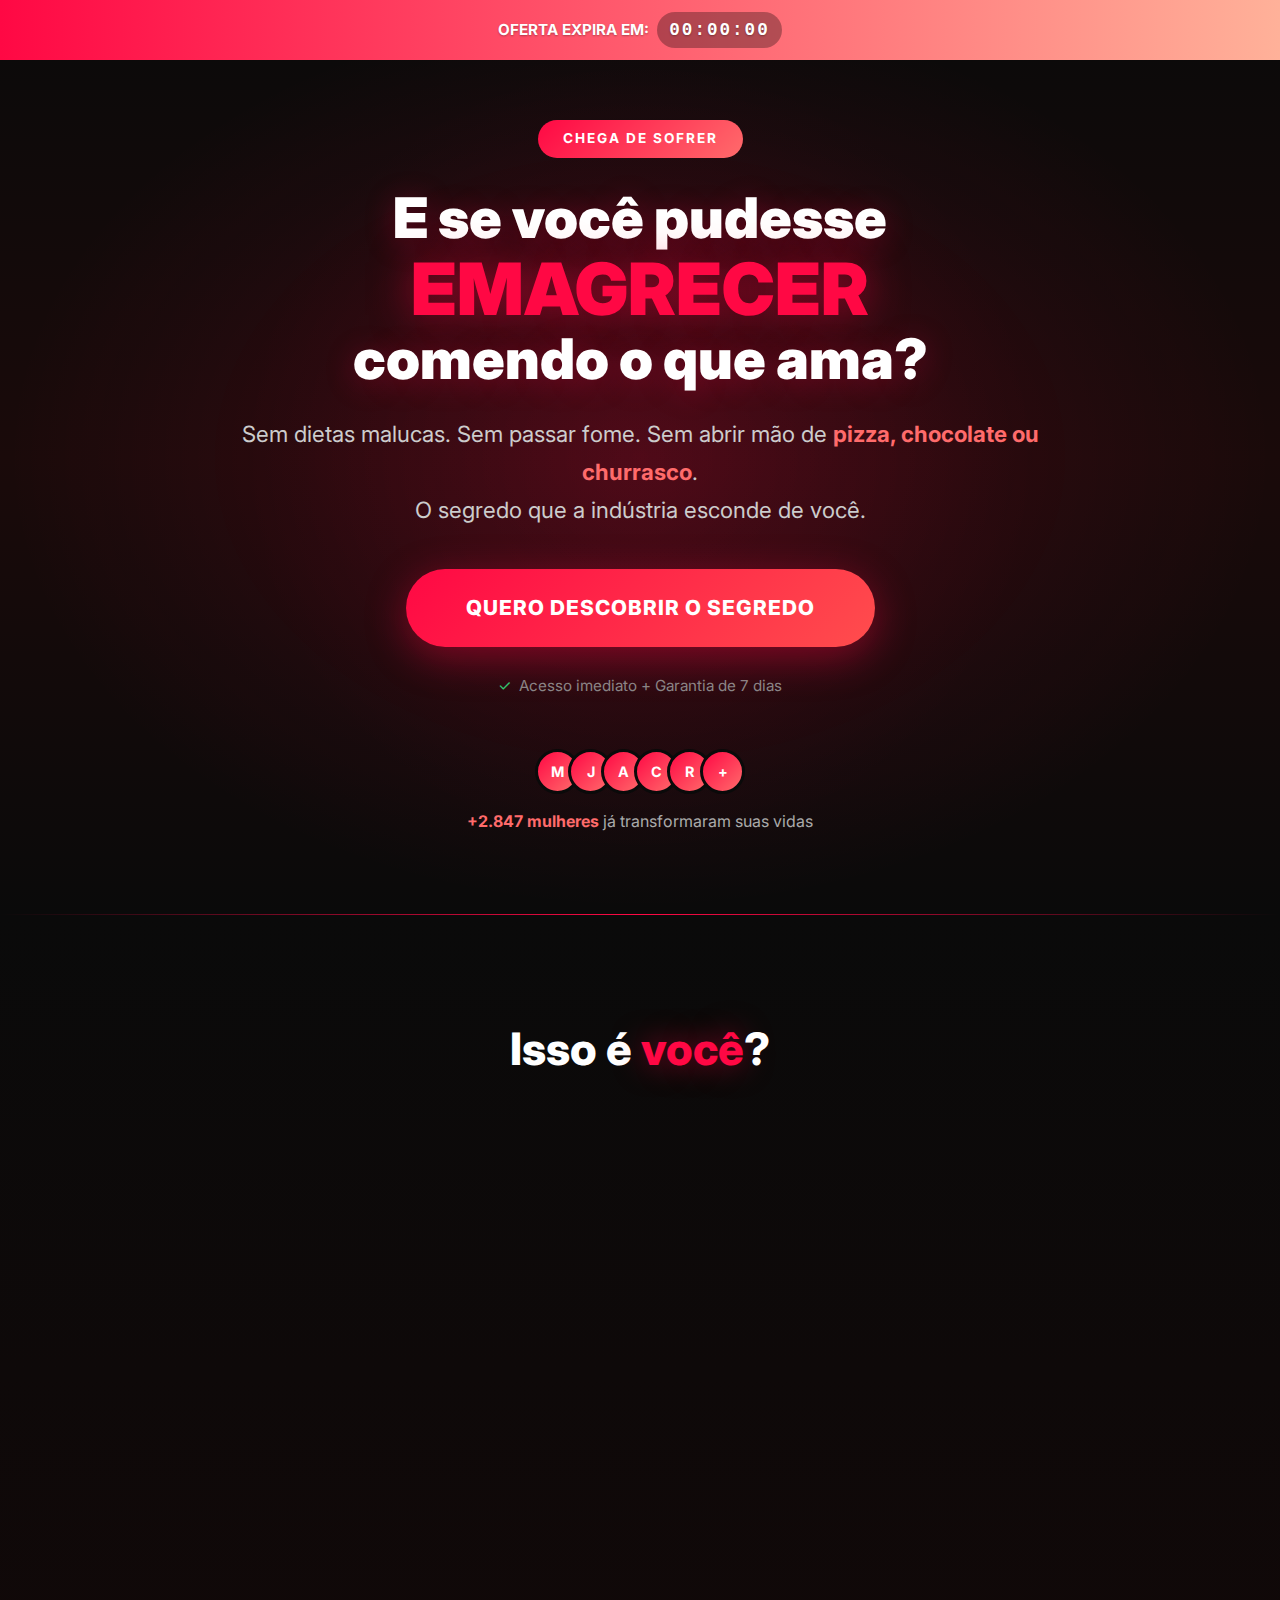
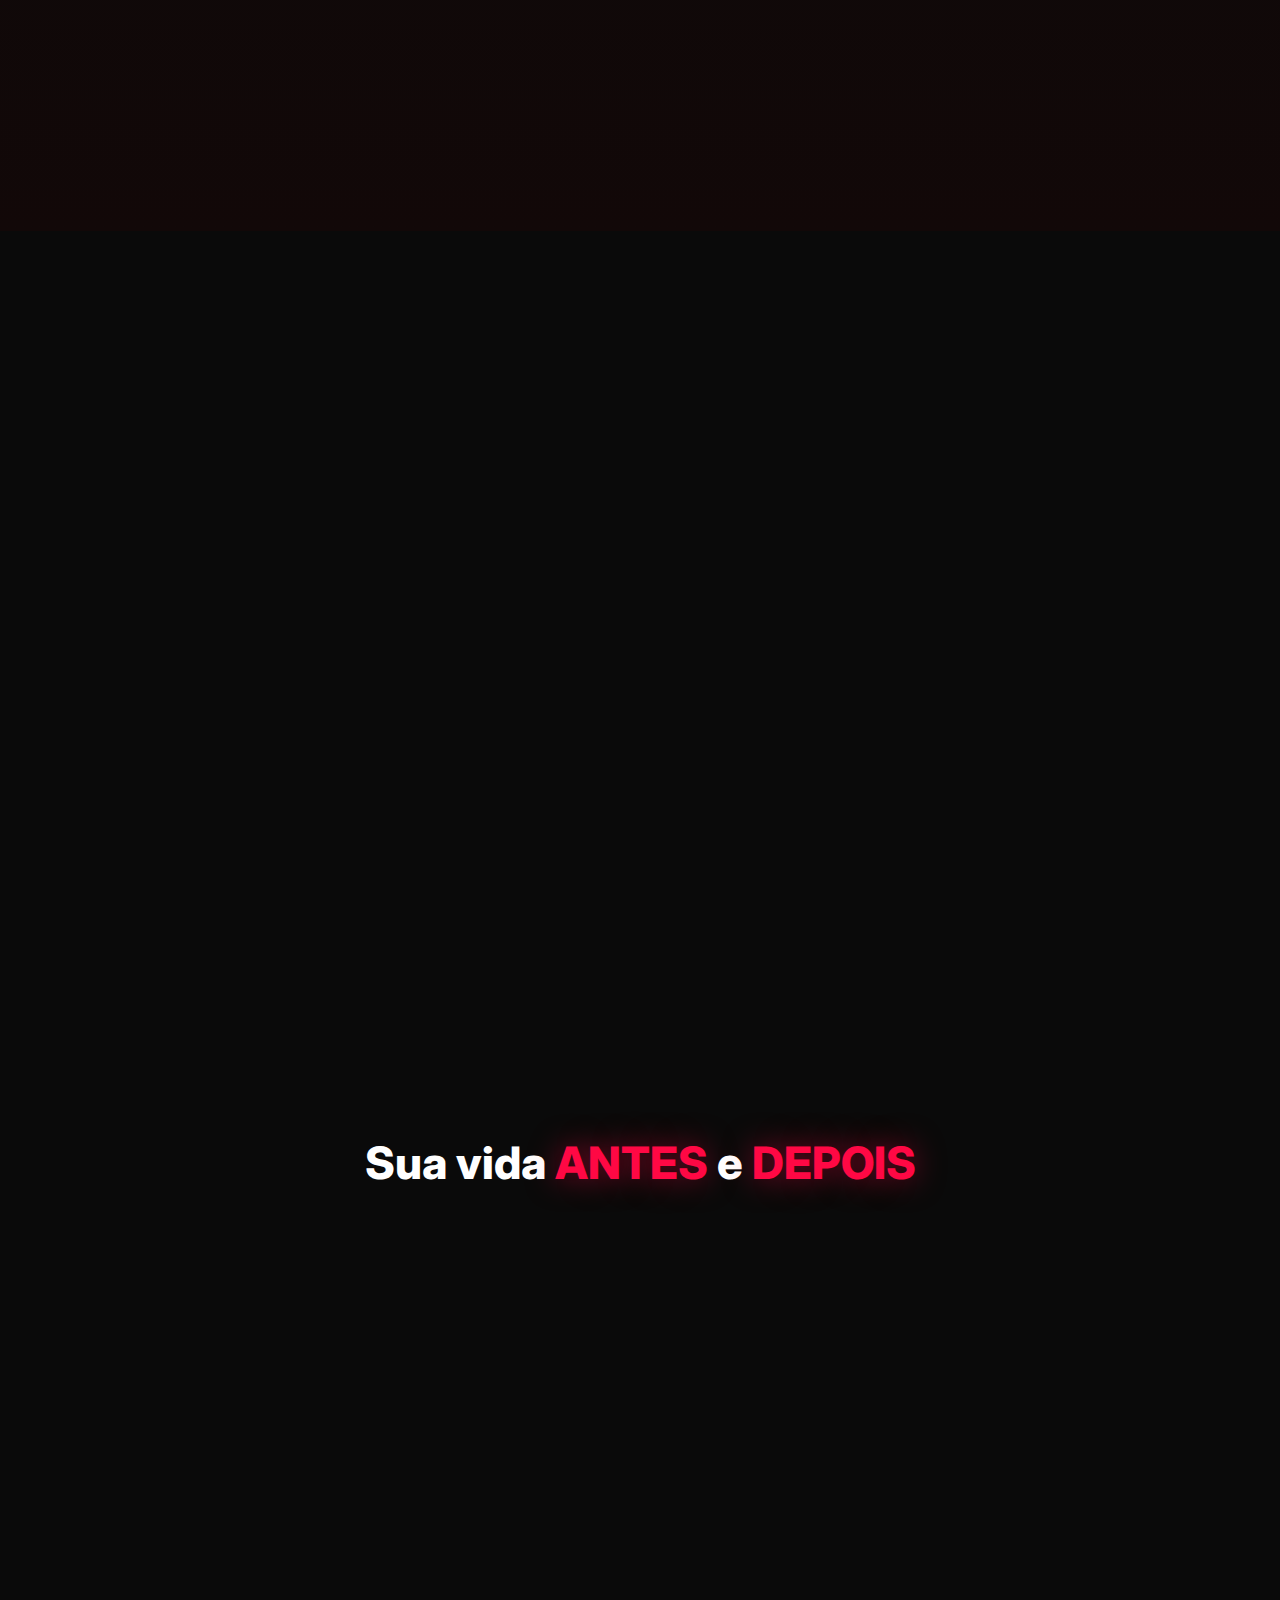
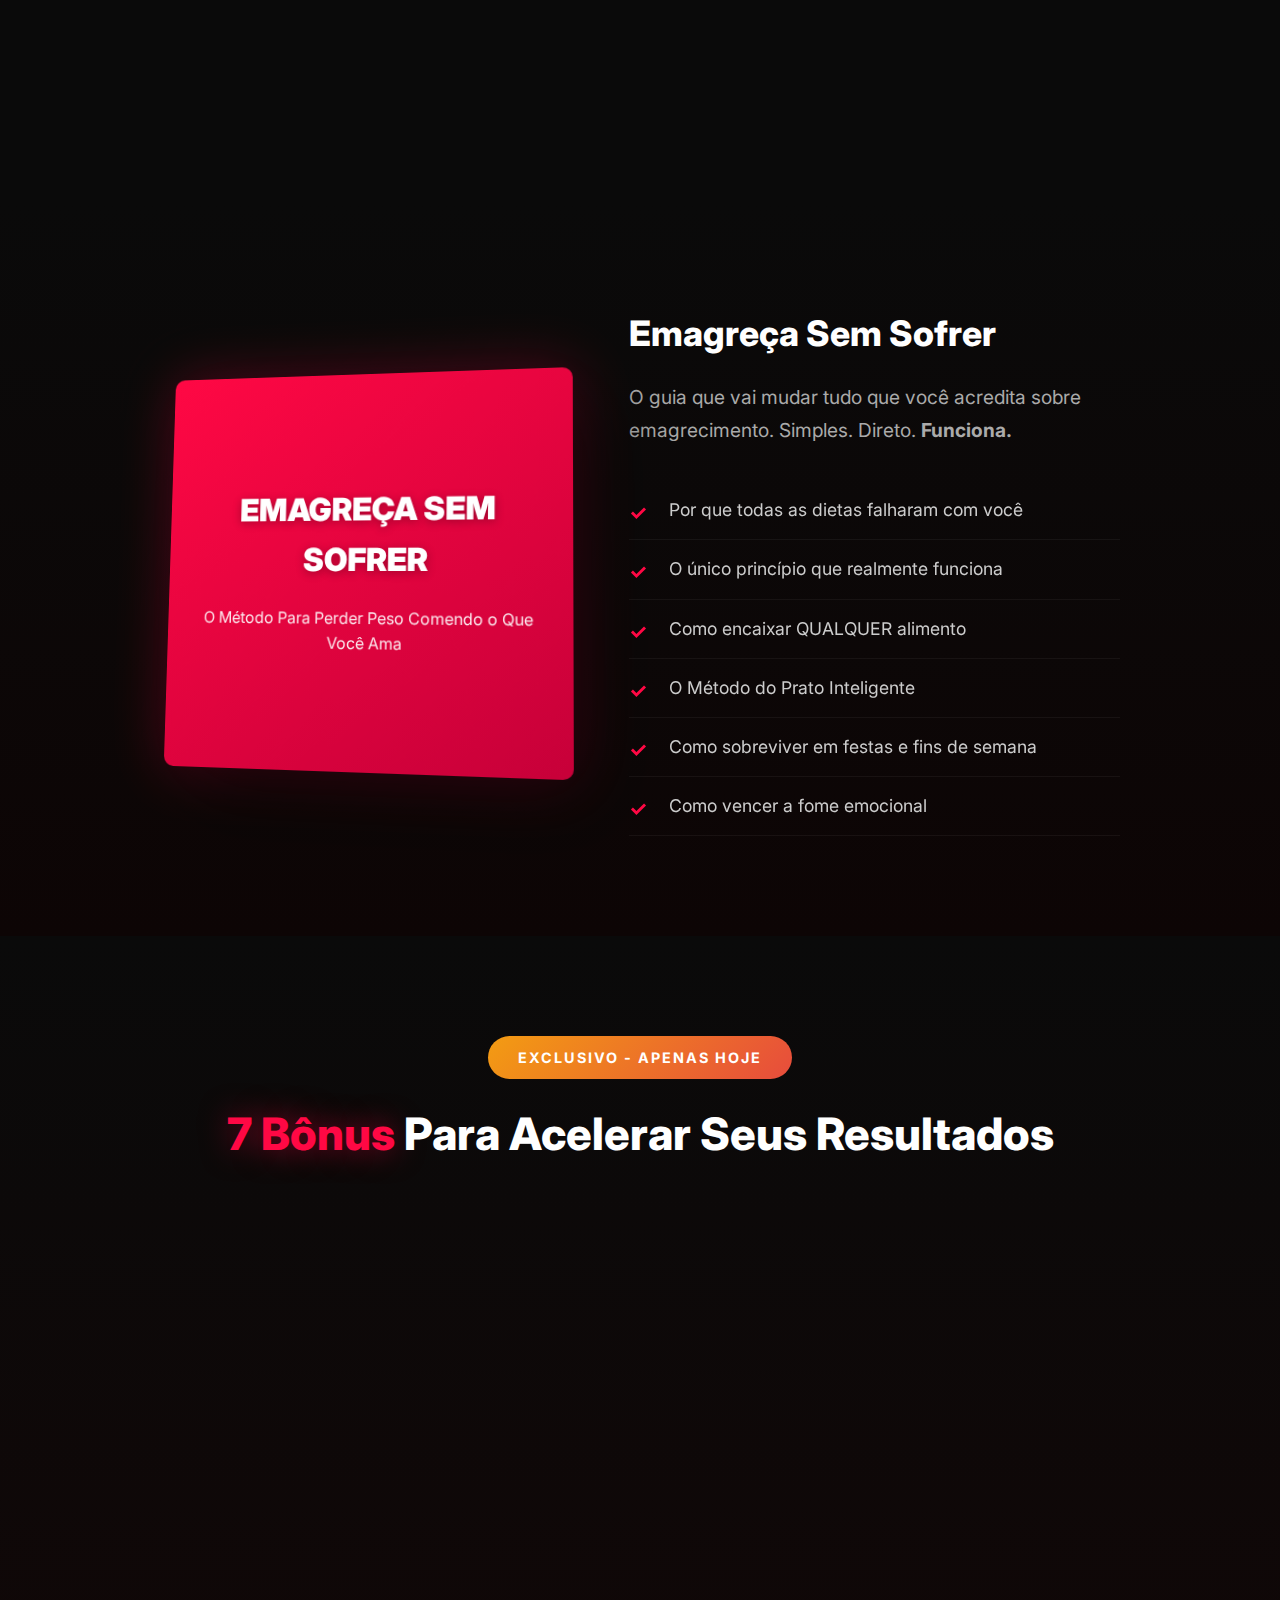
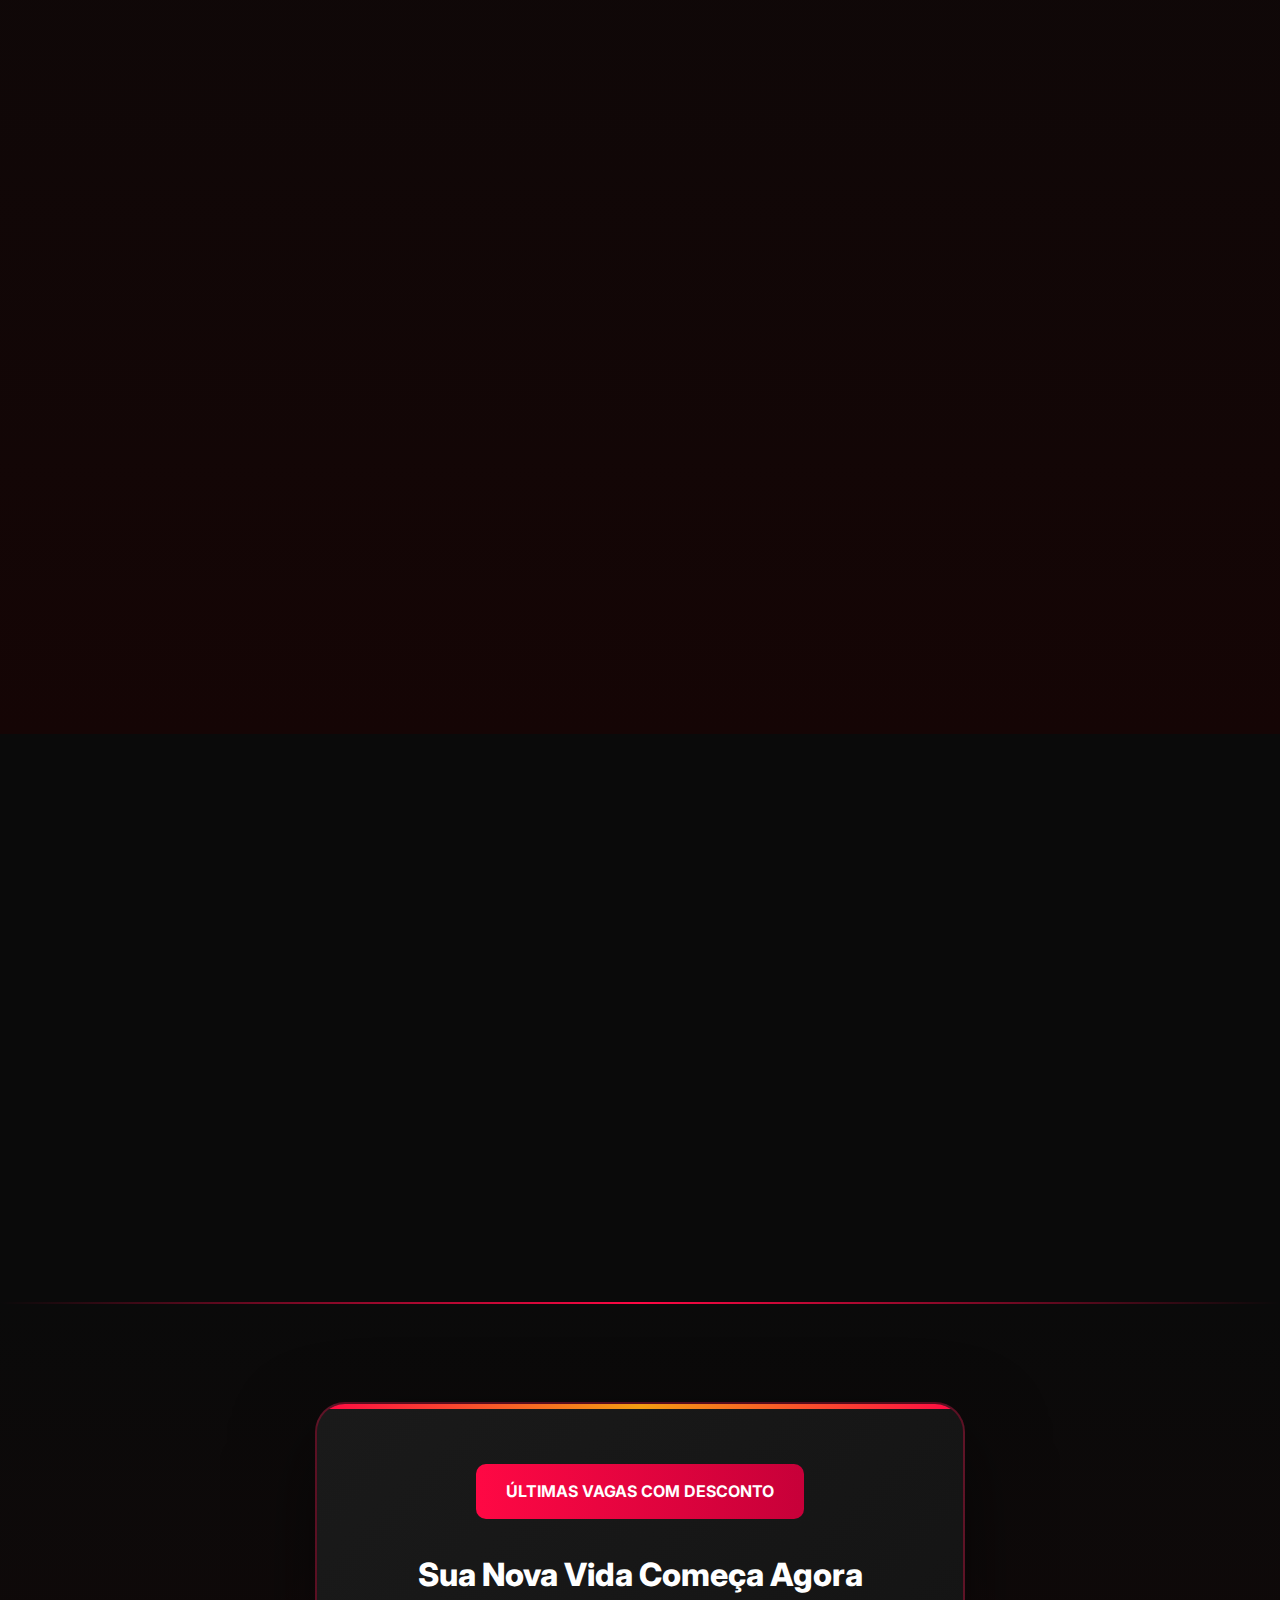
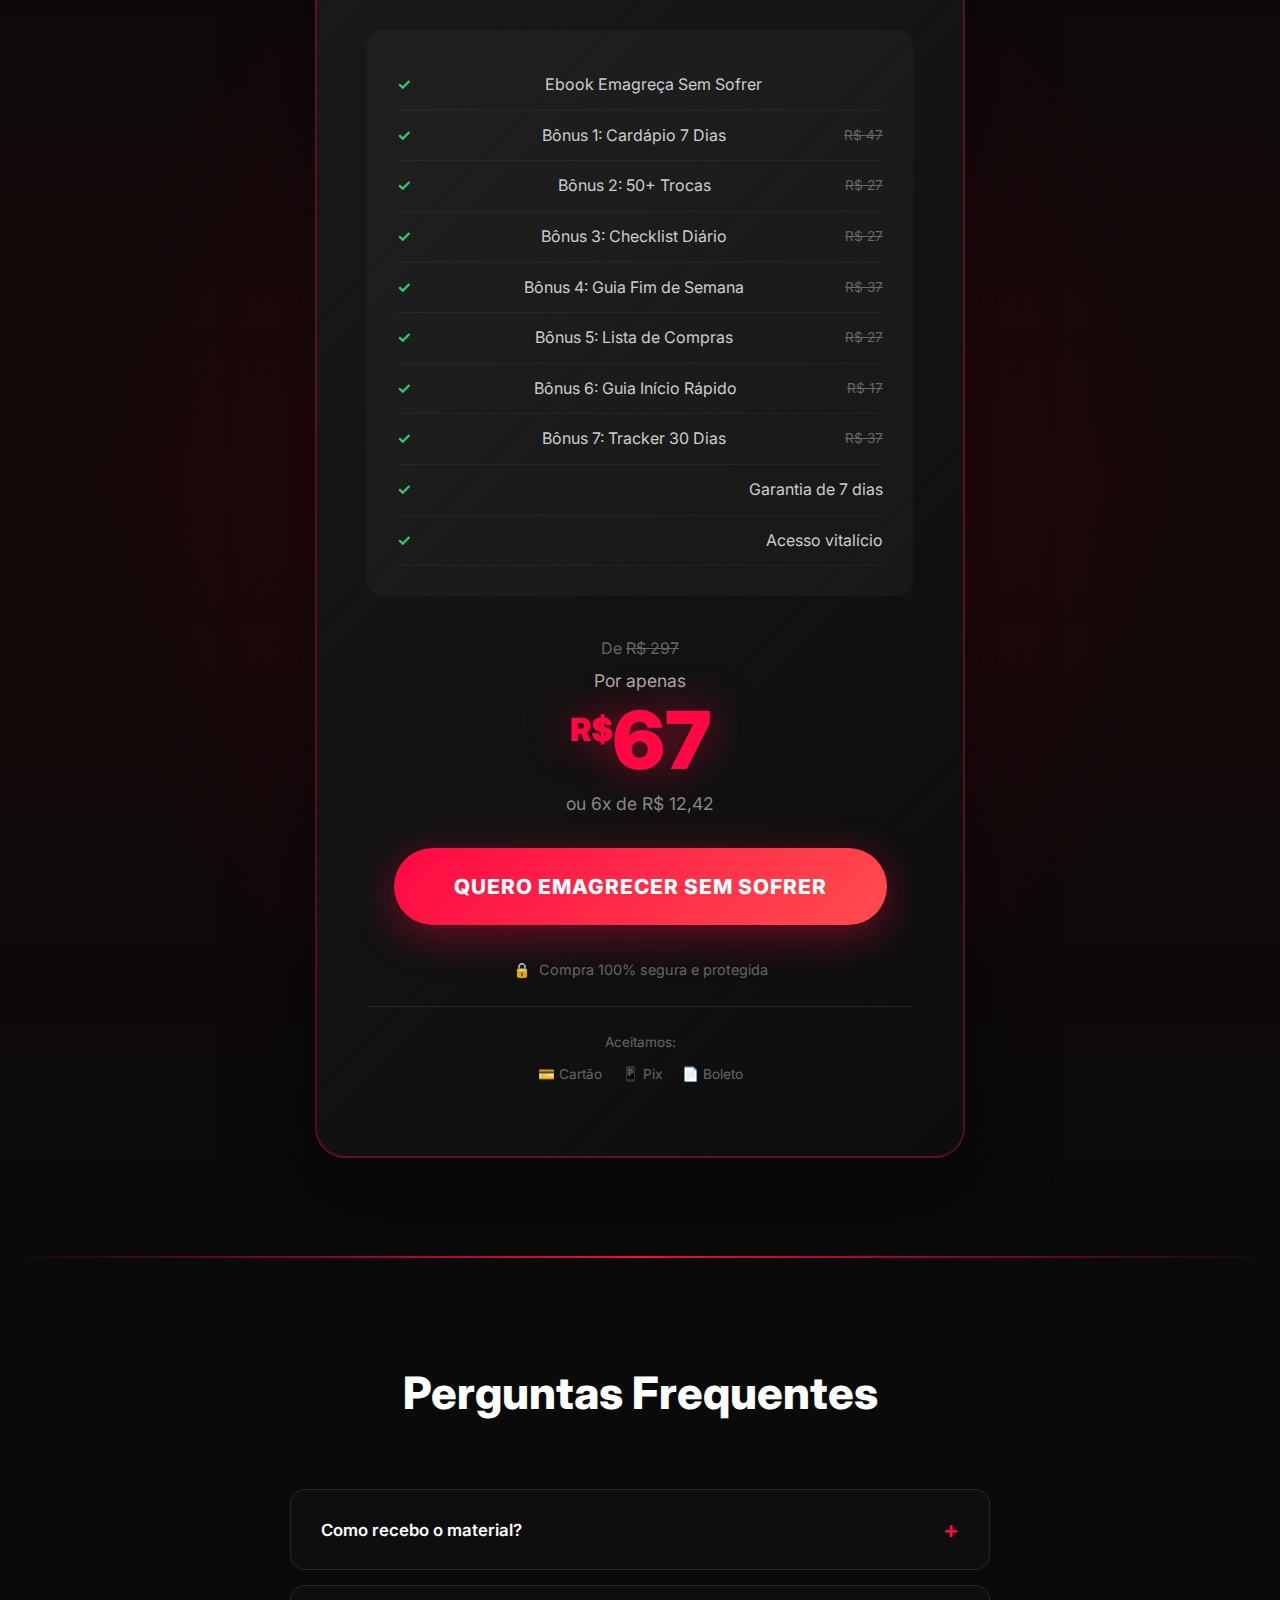
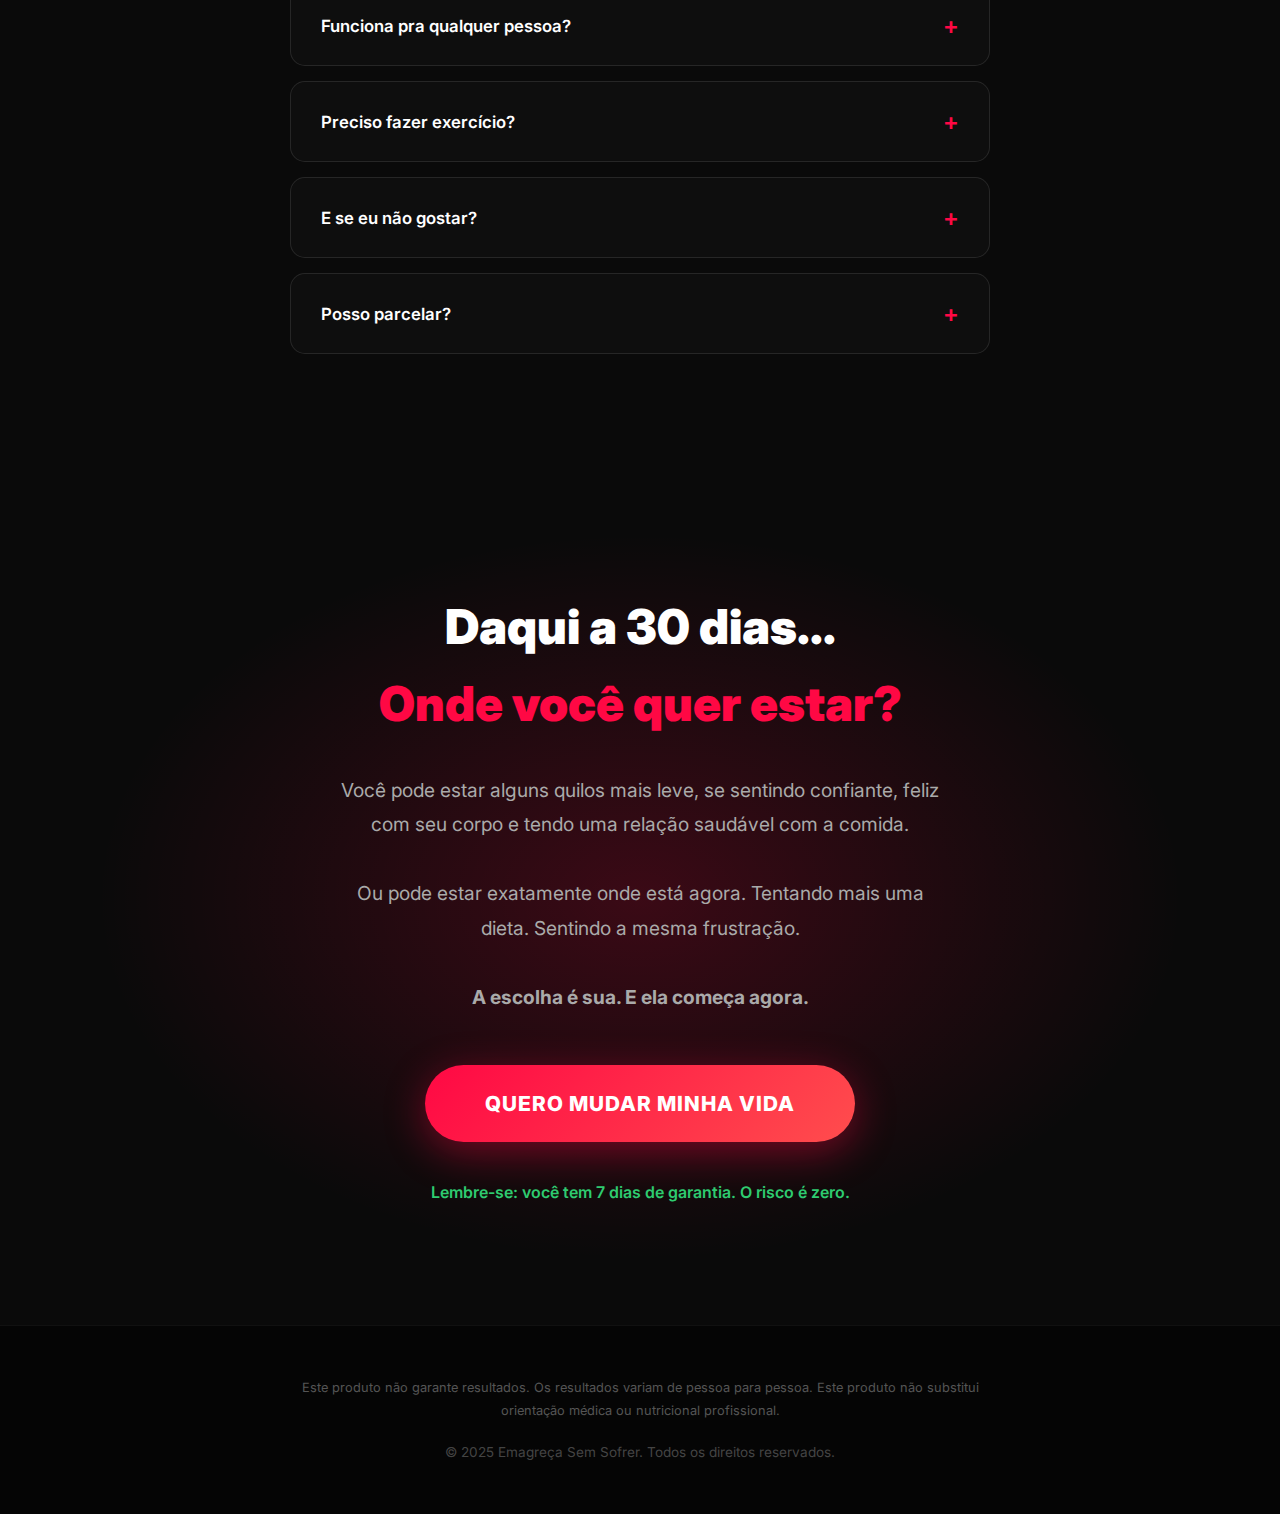
<file: index.html>
<!DOCTYPE html>
<html lang="pt-BR">
<head>
    <meta charset="UTF-8">
    <meta name="viewport" content="width=device-width, initial-scale=1.0">
    <title>Emagreça Sem Sofrer - Descubra o Segredo</title>
    <meta name="description" content="O método que vai transformar sua vida. Emagreça comendo o que ama.">
    <link rel="preconnect" href="https://fonts.googleapis.com">
    <link rel="preconnect" href="https://fonts.gstatic.com" crossorigin>
    <link href="https://fonts.googleapis.com/css2?family=Inter:wght@400;500;600;700;800;900&display=swap" rel="stylesheet">
    <link rel="stylesheet" href="css/styles.css">
</head>
<body>

    <!-- BARRA DE URGÊNCIA -->
    <div class="urgency-bar">
        <span>
            OFERTA EXPIRA EM: <span class="countdown" id="countdown">23:59:59</span>
        </span>
    </div>

    <!-- HERO - IMPACTO EMOCIONAL MÁXIMO -->
    <header class="hero">
        <div class="hero-content">
            <div class="emotion-badge">CHEGA DE SOFRER</div>

            <h1 class="headline">
                E se você pudesse
                <span class="emotional">EMAGRECER</span>
                comendo o que ama?
            </h1>

            <p class="subheadline">
                Sem dietas malucas. Sem passar fome. Sem abrir mão de <strong>pizza, chocolate ou churrasco</strong>.
                <br>O segredo que a indústria esconde de você.
            </p>

            <a href="#oferta" class="cta-button">
                QUERO DESCOBRIR O SEGREDO
            </a>

            <p class="cta-subtext">
                <span class="icon">&#10003;</span> Acesso imediato + Garantia de 7 dias
            </p>

            <div class="social-proof-hero">
                <div class="avatars-row">
                    <div class="avatar">M</div>
                    <div class="avatar">J</div>
                    <div class="avatar">A</div>
                    <div class="avatar">C</div>
                    <div class="avatar">R</div>
                    <div class="avatar">+</div>
                </div>
                <p class="social-proof-text">
                    <strong>+2.847 mulheres</strong> já transformaram suas vidas
                </p>
            </div>
        </div>
    </header>

    <!-- SEÇÃO DE DOR -->
    <section class="pain-section">
        <div class="container">
            <h2 class="section-title">
                Isso é <span class="highlight">você</span>?
            </h2>

            <div class="pain-grid">
                <div class="pain-item fade-in">
                    <span class="pain-icon">&#128549;</span>
                    <p class="pain-text">Olha no espelho e <strong>não reconhece</strong> mais quem está ali</p>
                </div>
                <div class="pain-item fade-in">
                    <span class="pain-icon">&#128546;</span>
                    <p class="pain-text">Sente <strong>vergonha</strong> de tirar foto ou ir à praia</p>
                </div>
                <div class="pain-item fade-in">
                    <span class="pain-icon">&#128553;</span>
                    <p class="pain-text">Já tentou <strong>todas as dietas</strong> e nada funcionou</p>
                </div>
                <div class="pain-item fade-in">
                    <span class="pain-icon">&#128557;</span>
                    <p class="pain-text">Sente <strong>culpa</strong> toda vez que come algo gostoso</p>
                </div>
                <div class="pain-item fade-in">
                    <span class="pain-icon">&#128542;</span>
                    <p class="pain-text">Está <strong>cansada</strong> de viver de salada e frango</p>
                </div>
                <div class="pain-item fade-in">
                    <span class="pain-icon">&#128547;</span>
                    <p class="pain-text">Acha que seu corpo é <strong>diferente</strong> e nada funciona</p>
                </div>
            </div>

            <div class="pain-conclusion fade-in">
                Se você se identificou... <strong>preciso te contar algo urgente.</strong>
            </div>
        </div>
    </section>

    <!-- SEÇÃO DA VERDADE -->
    <section class="truth-section">
        <div class="container">
            <div class="truth-box fade-in">
                <h2 class="truth-title">
                    A culpa <span>NÃO</span> é sua.
                </h2>
                <div class="truth-text">
                    <p>Você não falhou. <strong>As dietas falharam com você.</strong></p>
                    <p>A indústria do emagrecimento fatura <strong>bilhões</strong> te vendendo a mesma mentira: que você precisa sofrer para emagrecer.</p>
                    <p>Mas existe um segredo que eles <strong>não querem</strong> que você saiba...</p>
                </div>
                <div class="truth-highlight">
                    Você PODE emagrecer comendo pizza.<br>
                    Você PODE emagrecer comendo chocolate.<br>
                    Você PODE emagrecer sem passar fome.
                </div>
            </div>
        </div>
    </section>

    <!-- SEÇÃO DE TRANSFORMAÇÃO -->
    <section class="transformation-section">
        <div class="container">
            <h2 class="section-title">
                Sua vida <span class="highlight">ANTES</span> e <span class="highlight">DEPOIS</span>
            </h2>

            <div class="transformation-grid">
                <div class="transformation-card before fade-in">
                    <h3>ANTES do Método</h3>
                    <ul class="transformation-list">
                        <li>Vive contando calorias obsessivamente</li>
                        <li>Sente culpa toda vez que come</li>
                        <li>Evita eventos sociais e festas</li>
                        <li>Emagrece e engorda de novo</li>
                        <li>Se sente frustrada e sem esperança</li>
                        <li>Tem vergonha do próprio corpo</li>
                    </ul>
                </div>
                <div class="transformation-card after fade-in">
                    <h3>DEPOIS do Método</h3>
                    <ul class="transformation-list">
                        <li>Come o que gosta sem neura</li>
                        <li>Relação saudável com a comida</li>
                        <li>Aproveita festas sem culpa</li>
                        <li>Emagrece de forma definitiva</li>
                        <li>Se sente confiante e feliz</li>
                        <li>Ama o que vê no espelho</li>
                    </ul>
                </div>
            </div>
        </div>
    </section>

    <!-- SEÇÃO DO PRODUTO -->
    <section class="product-section">
        <div class="container">
            <div class="product-box">
                <div class="ebook-visual">
                    <div class="ebook-mockup floating">
                        <div class="ebook-cover">
                            <span class="ebook-title">EMAGREÇA SEM SOFRER</span>
                            <span class="ebook-subtitle">O Método Para Perder Peso Comendo o Que Você Ama</span>
                        </div>
                    </div>
                </div>
                <div class="product-info">
                    <h3>Emagreça Sem Sofrer</h3>
                    <p class="product-tagline">
                        O guia que vai mudar tudo que você acredita sobre emagrecimento.
                        Simples. Direto. <strong>Funciona.</strong>
                    </p>
                    <ul class="product-features">
                        <li>Por que todas as dietas falharam com você</li>
                        <li>O único princípio que realmente funciona</li>
                        <li>Como encaixar QUALQUER alimento</li>
                        <li>O Método do Prato Inteligente</li>
                        <li>Como sobreviver em festas e fins de semana</li>
                        <li>Como vencer a fome emocional</li>
                    </ul>
                </div>
            </div>
        </div>
    </section>

    <!-- SEÇÃO DE BÔNUS -->
    <section class="bonus-section">
        <div class="container">
            <div class="bonus-header">
                <div class="bonus-badge">EXCLUSIVO - APENAS HOJE</div>
                <h2 class="section-title">
                    <span class="highlight">7 Bônus</span> Para Acelerar Seus Resultados
                </h2>
            </div>

            <div class="bonus-grid">
                <div class="bonus-card fade-in">
                    <div class="bonus-number">1</div>
                    <h3>Cardápio de 7 Dias</h3>
                    <p>Uma semana completa sem precisar pensar em nada</p>
                    <div class="bonus-value"><span>R$ 47</span> GRÁTIS</div>
                </div>
                <div class="bonus-card fade-in">
                    <div class="bonus-number">2</div>
                    <h3>50+ Trocas Inteligentes</h3>
                    <p>Economize calorias sem sacrifício</p>
                    <div class="bonus-value"><span>R$ 27</span> GRÁTIS</div>
                </div>
                <div class="bonus-card fade-in">
                    <div class="bonus-number">3</div>
                    <h3>Checklist Diário</h3>
                    <p>Acompanhe seu progresso em 2 minutos</p>
                    <div class="bonus-value"><span>R$ 27</span> GRÁTIS</div>
                </div>
                <div class="bonus-card fade-in">
                    <div class="bonus-number">4</div>
                    <h3>Guia Fim de Semana</h3>
                    <p>Aproveite churrasco e pizza sem culpa</p>
                    <div class="bonus-value"><span>R$ 37</span> GRÁTIS</div>
                </div>
                <div class="bonus-card fade-in">
                    <div class="bonus-number">5</div>
                    <h3>Lista de Compras</h3>
                    <p>Organizada e pronta para usar</p>
                    <div class="bonus-value"><span>R$ 27</span> GRÁTIS</div>
                </div>
                <div class="bonus-card fade-in">
                    <div class="bonus-number">6</div>
                    <h3>Guia Início Rápido</h3>
                    <p>Comece em 5 minutos</p>
                    <div class="bonus-value"><span>R$ 17</span> GRÁTIS</div>
                </div>
                <div class="bonus-card fade-in">
                    <div class="bonus-number">7</div>
                    <h3>Tracker 30 Dias</h3>
                    <p>Visualize sua evolução</p>
                    <div class="bonus-value"><span>R$ 37</span> GRÁTIS</div>
                </div>
            </div>

            <div class="bonus-total fade-in">
                <p class="bonus-total-text">Total em bônus: <span>R$ 219</span></p>
                <p class="bonus-free">GRÁTIS HOJE!</p>
            </div>
        </div>
    </section>

    <!-- SEÇÃO DE GARANTIA -->
    <section class="guarantee-section">
        <div class="container">
            <div class="guarantee-box fade-in">
                <div class="guarantee-badge">
                    <span class="guarantee-days">7</span>
                    <span class="guarantee-text">DIAS</span>
                </div>
                <div class="guarantee-content">
                    <h3>Garantia Total de 7 Dias</h3>
                    <p>
                        Você tem <strong>7 dias</strong> para acessar tudo, aplicar o método e ver os resultados.
                    </p>
                    <p>
                        Se por QUALQUER motivo não ficar satisfeita, devolvemos <strong>100% do seu dinheiro</strong>. Sem perguntas.
                    </p>
                    <p class="guarantee-conclusion">
                        O risco é TODO nosso. A transformação é TODA sua.
                    </p>
                </div>
            </div>
        </div>
    </section>

    <!-- SEÇÃO DE OFERTA -->
    <section class="offer-section" id="oferta">
        <div class="container">
            <div class="offer-box">
                <div class="offer-urgency">
                    ÚLTIMAS VAGAS COM DESCONTO
                </div>

                <h2 class="offer-title">Sua Nova Vida Começa Agora</h2>

                <ul class="offer-list">
                    <li>Ebook Emagreça Sem Sofrer <span class="offer-value"></span></li>
                    <li>Bônus 1: Cardápio 7 Dias <span class="offer-value">R$ 47</span></li>
                    <li>Bônus 2: 50+ Trocas <span class="offer-value">R$ 27</span></li>
                    <li>Bônus 3: Checklist Diário <span class="offer-value">R$ 27</span></li>
                    <li>Bônus 4: Guia Fim de Semana <span class="offer-value">R$ 37</span></li>
                    <li>Bônus 5: Lista de Compras <span class="offer-value">R$ 27</span></li>
                    <li>Bônus 6: Guia Início Rápido <span class="offer-value">R$ 17</span></li>
                    <li>Bônus 7: Tracker 30 Dias <span class="offer-value">R$ 37</span></li>
                    <li>Garantia de 7 dias</li>
                    <li>Acesso vitalício</li>
                </ul>

                <div class="price-box">
                    <p class="price-from">De <span>R$ 297</span></p>
                    <p class="price-to">Por apenas</p>
                    <p class="price-value"><sup>R$</sup>67</p>
                    <p class="price-installment">ou 6x de R$ 12,42</p>
                </div>

                <div class="offer-cta">
                    <a href="https://pay.kiwify.com.br/zNTOQCb" class="cta-button">
                        QUERO EMAGRECER SEM SOFRER
                    </a>
                </div>

                <p class="offer-security">
                    <span>&#128274;</span> Compra 100% segura e protegida
                </p>

                <div class="payment-methods">
                    <span>Aceitamos:</span>
                    <div class="payment-icons">
                        <span>&#128179; Cartão</span>
                        <span>&#128241; Pix</span>
                        <span>&#128196; Boleto</span>
                    </div>
                </div>
            </div>
        </div>
    </section>

    <!-- SEÇÃO FAQ -->
    <section class="faq-section">
        <div class="container">
            <h2 class="section-title">Perguntas Frequentes</h2>

            <div class="faq-list">
                <div class="faq-item">
                    <button class="faq-question">
                        Como recebo o material?
                        <span class="faq-icon">+</span>
                    </button>
                    <div class="faq-answer">
                        <p>Imediatamente após a compra, você recebe um email com acesso a todo o conteúdo. É 100% digital - você pode ler no celular, tablet ou computador.</p>
                    </div>
                </div>
                <div class="faq-item">
                    <button class="faq-question">
                        Funciona pra qualquer pessoa?
                        <span class="faq-icon">+</span>
                    </button>
                    <div class="faq-answer">
                        <p>Sim! O método é baseado em princípios científicos que funcionam para qualquer pessoa saudável. Se você tem condições específicas de saúde, consulte seu médico.</p>
                    </div>
                </div>
                <div class="faq-item">
                    <button class="faq-question">
                        Preciso fazer exercício?
                        <span class="faq-icon">+</span>
                    </button>
                    <div class="faq-answer">
                        <p>Não é obrigatório. O método foca na alimentação, que é responsável por 80% dos resultados. Você pode emagrecer mesmo sem academia.</p>
                    </div>
                </div>
                <div class="faq-item">
                    <button class="faq-question">
                        E se eu não gostar?
                        <span class="faq-icon">+</span>
                    </button>
                    <div class="faq-answer">
                        <p>Você tem 7 dias de garantia incondicional. Se não ficar satisfeita, devolvemos 100% do seu dinheiro. Sem perguntas, sem burocracia.</p>
                    </div>
                </div>
                <div class="faq-item">
                    <button class="faq-question">
                        Posso parcelar?
                        <span class="faq-icon">+</span>
                    </button>
                    <div class="faq-answer">
                        <p>Sim! Você pode pagar em até 6x no cartão, ou à vista no Pix com aprovação instantânea.</p>
                    </div>
                </div>
            </div>
        </div>
    </section>

    <!-- CTA FINAL -->
    <section class="final-cta-section">
        <div class="container">
            <h2 class="final-title">
                Daqui a 30 dias...
                <span>Onde você quer estar?</span>
            </h2>

            <p class="final-text">
                Você pode estar alguns quilos mais leve, se sentindo confiante, feliz com seu corpo e tendo uma relação saudável com a comida.
                <br><br>
                Ou pode estar exatamente onde está agora. Tentando mais uma dieta. Sentindo a mesma frustração.
                <br><br>
                <strong>A escolha é sua. E ela começa agora.</strong>
            </p>

            <a href="#oferta" class="cta-button">
                QUERO MUDAR MINHA VIDA
            </a>

            <p class="final-guarantee">
                Lembre-se: você tem 7 dias de garantia. O risco é zero.
            </p>
        </div>
    </section>

    <!-- FOOTER -->
    <footer class="footer">
        <div class="container">
            <p class="disclaimer">
                Este produto não garante resultados. Os resultados variam de pessoa para pessoa. Este produto não substitui orientação médica ou nutricional profissional.
            </p>
            <p class="copyright">
                &copy; 2025 Emagreça Sem Sofrer. Todos os direitos reservados.
            </p>
        </div>
    </footer>

    <script src="js/script.js"></script>
</body>
</html>
</file>
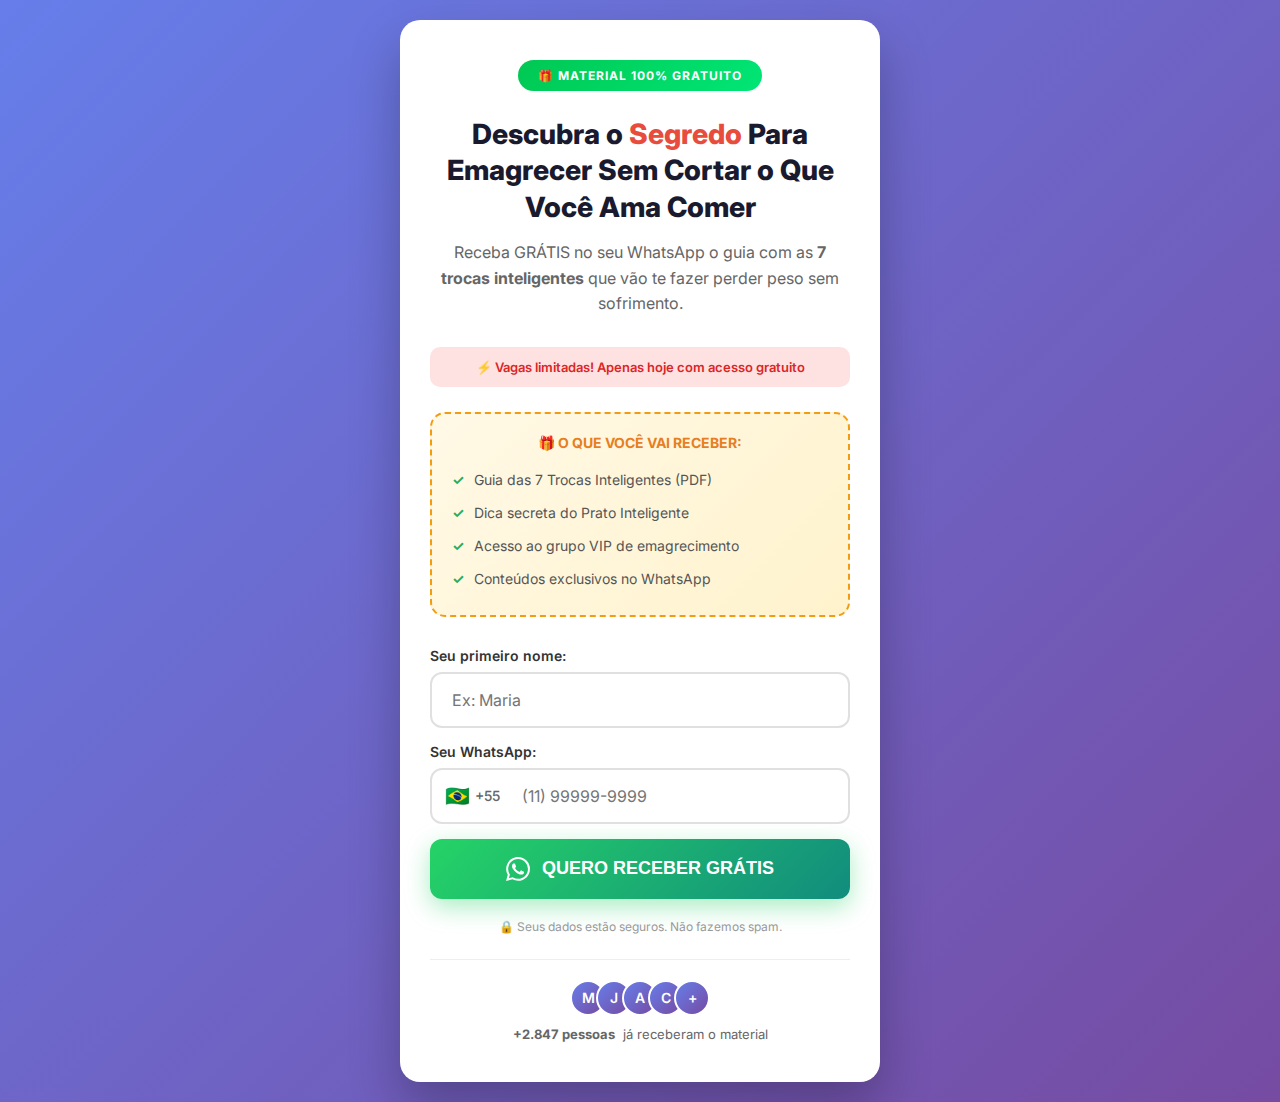
<file: pages/captura.html>
<!DOCTYPE html>
<html lang="pt-BR">
<head>
    <meta charset="UTF-8">
    <meta name="viewport" content="width=device-width, initial-scale=1.0">
    <title>Emagreça Sem Sofrer - Material Gratuito</title>
    <!-- Nota: Esta página usa estilos inline, CSS externo em ../css/styles.css se necessário -->
    <link rel="preconnect" href="https://fonts.googleapis.com">
    <link rel="preconnect" href="https://fonts.gstatic.com" crossorigin>
    <link href="https://fonts.googleapis.com/css2?family=Inter:wght@400;500;600;700;800&display=swap" rel="stylesheet">
    <style>
        * {
            margin: 0;
            padding: 0;
            box-sizing: border-box;
        }

        body {
            font-family: 'Inter', sans-serif;
            background: linear-gradient(135deg, #667eea 0%, #764ba2 100%);
            min-height: 100vh;
            display: flex;
            align-items: center;
            justify-content: center;
            padding: 20px;
        }

        .container {
            max-width: 480px;
            width: 100%;
        }

        .card {
            background: #fff;
            border-radius: 20px;
            padding: 40px 30px;
            box-shadow: 0 25px 50px rgba(0,0,0,0.25);
            text-align: center;
        }

        .badge {
            display: inline-block;
            background: linear-gradient(135deg, #00c853, #00e676);
            color: #fff;
            padding: 8px 20px;
            border-radius: 20px;
            font-size: 12px;
            font-weight: 700;
            text-transform: uppercase;
            letter-spacing: 1px;
            margin-bottom: 25px;
        }

        h1 {
            font-size: 28px;
            font-weight: 800;
            color: #1a1a2e;
            line-height: 1.3;
            margin-bottom: 15px;
        }

        h1 span {
            color: #e74c3c;
        }

        .subtitle {
            font-size: 16px;
            color: #666;
            line-height: 1.6;
            margin-bottom: 30px;
        }

        .gift-box {
            background: linear-gradient(135deg, #fff9e6 0%, #fff3cd 100%);
            border: 2px dashed #f39c12;
            border-radius: 15px;
            padding: 20px;
            margin-bottom: 30px;
        }

        .gift-box h3 {
            color: #e67e22;
            font-size: 14px;
            margin-bottom: 12px;
            display: flex;
            align-items: center;
            justify-content: center;
            gap: 8px;
        }

        .gift-list {
            list-style: none;
            text-align: left;
        }

        .gift-list li {
            padding: 8px 0;
            font-size: 14px;
            color: #555;
            display: flex;
            align-items: center;
            gap: 10px;
        }

        .gift-list li::before {
            content: '✓';
            color: #27ae60;
            font-weight: 700;
        }

        .form-group {
            margin-bottom: 15px;
        }

        .form-group label {
            display: block;
            text-align: left;
            font-size: 14px;
            font-weight: 600;
            color: #333;
            margin-bottom: 8px;
        }

        .input-wrapper {
            position: relative;
            display: flex;
            align-items: center;
        }

        .input-wrapper .flag {
            position: absolute;
            left: 15px;
            font-size: 20px;
        }

        .input-wrapper .prefix {
            position: absolute;
            left: 45px;
            font-size: 14px;
            color: #666;
            font-weight: 500;
        }

        input[type="text"],
        input[type="tel"] {
            width: 100%;
            padding: 16px 20px 16px 90px;
            font-size: 16px;
            border: 2px solid #e0e0e0;
            border-radius: 12px;
            transition: all 0.3s ease;
            font-family: 'Inter', sans-serif;
        }

        input[type="text"]:focus,
        input[type="tel"]:focus {
            outline: none;
            border-color: #25d366;
            box-shadow: 0 0 0 4px rgba(37, 211, 102, 0.1);
        }

        input[type="text"] {
            padding: 16px 20px;
        }

        .whatsapp-btn {
            width: 100%;
            padding: 18px 30px;
            background: linear-gradient(135deg, #25d366 0%, #128c7e 100%);
            color: #fff;
            border: none;
            border-radius: 12px;
            font-size: 18px;
            font-weight: 700;
            cursor: pointer;
            display: flex;
            align-items: center;
            justify-content: center;
            gap: 12px;
            transition: all 0.3s ease;
            box-shadow: 0 8px 25px rgba(37, 211, 102, 0.4);
            margin-top: 10px;
        }

        .whatsapp-btn:hover {
            transform: translateY(-2px);
            box-shadow: 0 12px 35px rgba(37, 211, 102, 0.5);
        }

        .whatsapp-btn svg {
            width: 24px;
            height: 24px;
            fill: currentColor;
        }

        .privacy {
            margin-top: 20px;
            font-size: 12px;
            color: #999;
        }

        .privacy a {
            color: #667eea;
            text-decoration: none;
        }

        .social-proof {
            margin-top: 25px;
            padding-top: 20px;
            border-top: 1px solid #eee;
        }

        .social-proof p {
            font-size: 13px;
            color: #666;
            display: flex;
            align-items: center;
            justify-content: center;
            gap: 8px;
        }

        .avatars {
            display: flex;
            justify-content: center;
            margin-bottom: 10px;
        }

        .avatar {
            width: 36px;
            height: 36px;
            border-radius: 50%;
            background: linear-gradient(135deg, #667eea, #764ba2);
            border: 2px solid #fff;
            margin-left: -10px;
            display: flex;
            align-items: center;
            justify-content: center;
            color: #fff;
            font-size: 14px;
            font-weight: 600;
        }

        .avatar:first-child {
            margin-left: 0;
        }

        .urgency {
            background: #fee2e2;
            color: #dc2626;
            padding: 12px;
            border-radius: 10px;
            margin-bottom: 25px;
            font-size: 13px;
            font-weight: 600;
        }

        @media (max-width: 480px) {
            .card {
                padding: 30px 20px;
            }

            h1 {
                font-size: 24px;
            }

            .subtitle {
                font-size: 14px;
            }
        }

        /* Loading state */
        .whatsapp-btn.loading {
            pointer-events: none;
            opacity: 0.8;
        }

        .whatsapp-btn.loading::after {
            content: '';
            width: 20px;
            height: 20px;
            border: 2px solid #fff;
            border-top-color: transparent;
            border-radius: 50%;
            animation: spin 0.8s linear infinite;
            margin-left: 10px;
        }

        @keyframes spin {
            to { transform: rotate(360deg); }
        }
    </style>
</head>
<body>
    <div class="container">
        <div class="card">
            <div class="badge">🎁 Material 100% Gratuito</div>

            <h1>Descubra o <span>Segredo</span> Para Emagrecer Sem Cortar o Que Você Ama Comer</h1>

            <p class="subtitle">
                Receba GRÁTIS no seu WhatsApp o guia com as <strong>7 trocas inteligentes</strong> que vão te fazer perder peso sem sofrimento.
            </p>

            <div class="urgency">
                ⚡ Vagas limitadas! Apenas hoje com acesso gratuito
            </div>

            <div class="gift-box">
                <h3>🎁 O QUE VOCÊ VAI RECEBER:</h3>
                <ul class="gift-list">
                    <li>Guia das 7 Trocas Inteligentes (PDF)</li>
                    <li>Dica secreta do Prato Inteligente</li>
                    <li>Acesso ao grupo VIP de emagrecimento</li>
                    <li>Conteúdos exclusivos no WhatsApp</li>
                </ul>
            </div>

            <form id="captureForm">
                <div class="form-group">
                    <label for="nome">Seu primeiro nome:</label>
                    <input type="text" id="nome" name="nome" placeholder="Ex: Maria" required>
                </div>

                <div class="form-group">
                    <label for="whatsapp">Seu WhatsApp:</label>
                    <div class="input-wrapper">
                        <span class="flag">🇧🇷</span>
                        <span class="prefix">+55</span>
                        <input type="tel" id="whatsapp" name="whatsapp" placeholder="(11) 99999-9999" required>
                    </div>
                </div>

                <button type="submit" class="whatsapp-btn" id="submitBtn">
                    <svg viewBox="0 0 24 24" xmlns="http://www.w3.org/2000/svg">
                        <path d="M17.472 14.382c-.297-.149-1.758-.867-2.03-.967-.273-.099-.471-.148-.67.15-.197.297-.767.966-.94 1.164-.173.199-.347.223-.644.075-.297-.15-1.255-.463-2.39-1.475-.883-.788-1.48-1.761-1.653-2.059-.173-.297-.018-.458.13-.606.134-.133.298-.347.446-.52.149-.174.198-.298.298-.497.099-.198.05-.371-.025-.52-.075-.149-.669-1.612-.916-2.207-.242-.579-.487-.5-.669-.51-.173-.008-.371-.01-.57-.01-.198 0-.52.074-.792.372-.272.297-1.04 1.016-1.04 2.479 0 1.462 1.065 2.875 1.213 3.074.149.198 2.096 3.2 5.077 4.487.709.306 1.262.489 1.694.625.712.227 1.36.195 1.871.118.571-.085 1.758-.719 2.006-1.413.248-.694.248-1.289.173-1.413-.074-.124-.272-.198-.57-.347m-5.421 7.403h-.004a9.87 9.87 0 01-5.031-1.378l-.361-.214-3.741.982.998-3.648-.235-.374a9.86 9.86 0 01-1.51-5.26c.001-5.45 4.436-9.884 9.888-9.884 2.64 0 5.122 1.03 6.988 2.898a9.825 9.825 0 012.893 6.994c-.003 5.45-4.437 9.884-9.885 9.884m8.413-18.297A11.815 11.815 0 0012.05 0C5.495 0 .16 5.335.157 11.892c0 2.096.547 4.142 1.588 5.945L.057 24l6.305-1.654a11.882 11.882 0 005.683 1.448h.005c6.554 0 11.89-5.335 11.893-11.893a11.821 11.821 0 00-3.48-8.413z"/>
                    </svg>
                    QUERO RECEBER GRÁTIS
                </button>
            </form>

            <p class="privacy">
                🔒 Seus dados estão seguros. Não fazemos spam.
            </p>

            <div class="social-proof">
                <div class="avatars">
                    <div class="avatar">M</div>
                    <div class="avatar">J</div>
                    <div class="avatar">A</div>
                    <div class="avatar">C</div>
                    <div class="avatar">+</div>
                </div>
                <p>
                    <strong>+2.847 pessoas</strong> já receberam o material
                </p>
            </div>
        </div>
    </div>

    <script>
        // Máscara para telefone
        const whatsappInput = document.getElementById('whatsapp');

        whatsappInput.addEventListener('input', function(e) {
            let value = e.target.value.replace(/\D/g, '');

            if (value.length > 11) {
                value = value.slice(0, 11);
            }

            if (value.length > 6) {
                value = `(${value.slice(0,2)}) ${value.slice(2,7)}-${value.slice(7)}`;
            } else if (value.length > 2) {
                value = `(${value.slice(0,2)}) ${value.slice(2)}`;
            } else if (value.length > 0) {
                value = `(${value}`;
            }

            e.target.value = value;
        });

        // Form submit
        document.getElementById('captureForm').addEventListener('submit', function(e) {
            e.preventDefault();

            const nome = document.getElementById('nome').value.trim();
            const whatsapp = document.getElementById('whatsapp').value.replace(/\D/g, '');
            const btn = document.getElementById('submitBtn');

            if (nome.length < 2) {
                alert('Por favor, digite seu nome');
                return;
            }

            if (whatsapp.length < 10) {
                alert('Por favor, digite um WhatsApp válido');
                return;
            }

            // Loading state
            btn.classList.add('loading');
            btn.innerHTML = 'Preparando seu acesso...';

            // Simula processamento
            setTimeout(() => {
                // ============================================
                // CONFIGURE AQUI SEU NÚMERO DE WHATSAPP
                // ============================================
                const seuNumeroWhatsApp = '5548999999999'; // Troque pelo seu número com DDI+DDD

                // Mensagem pré-definida
                const mensagem = encodeURIComponent(
                    `Olá! Meu nome é ${nome} e quero receber o material gratuito sobre emagrecimento! 🎁`
                );

                // Redireciona para WhatsApp
                window.location.href = `https://wa.me/${seuNumeroWhatsApp}?text=${mensagem}`;

                // ============================================
                // OPCIONAL: Salvar lead em planilha/CRM
                // Descomente e configure se quiser salvar os dados
                // ============================================
                /*
                fetch('SUA_URL_DE_WEBHOOK', {
                    method: 'POST',
                    headers: { 'Content-Type': 'application/json' },
                    body: JSON.stringify({
                        nome: nome,
                        whatsapp: '55' + whatsapp,
                        origem: 'pagina-captura-emagreca',
                        data: new Date().toISOString()
                    })
                });
                */

            }, 1500);
        });
    </script>
</body>
</html>
</file>
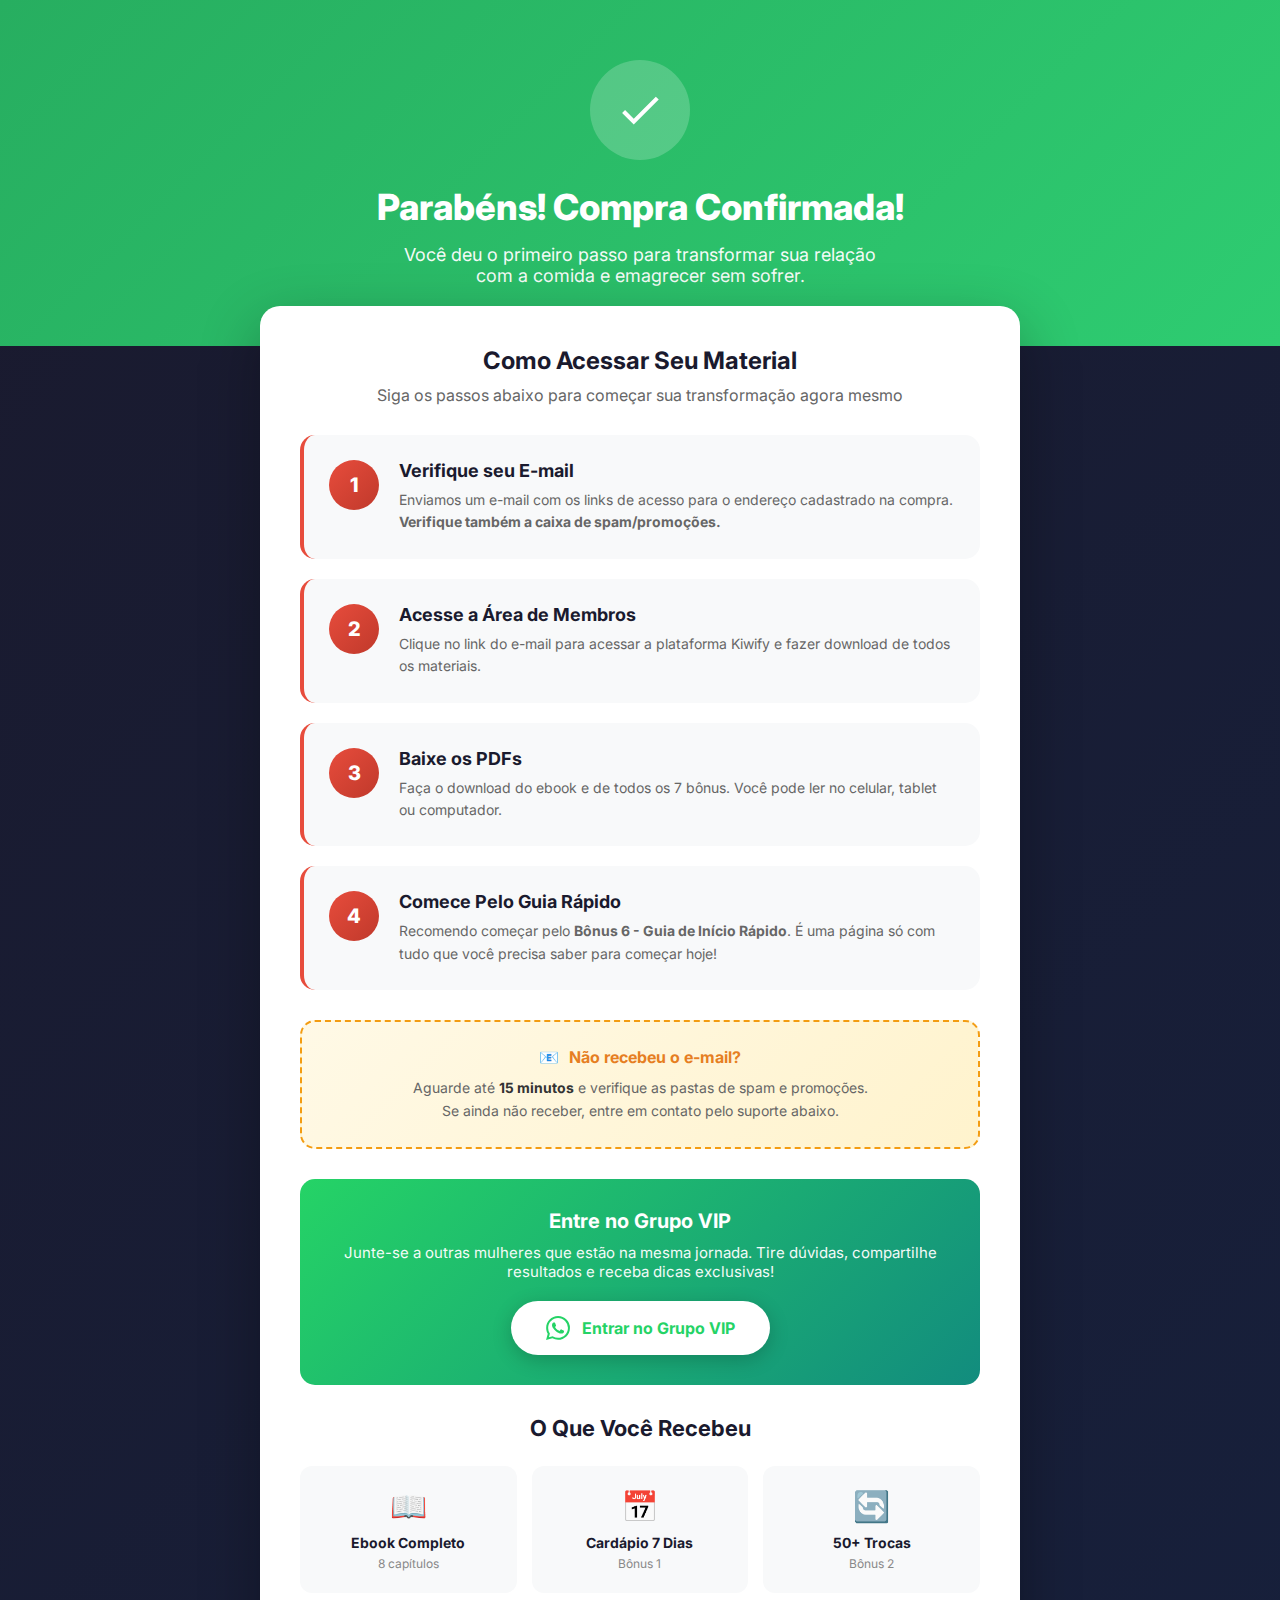
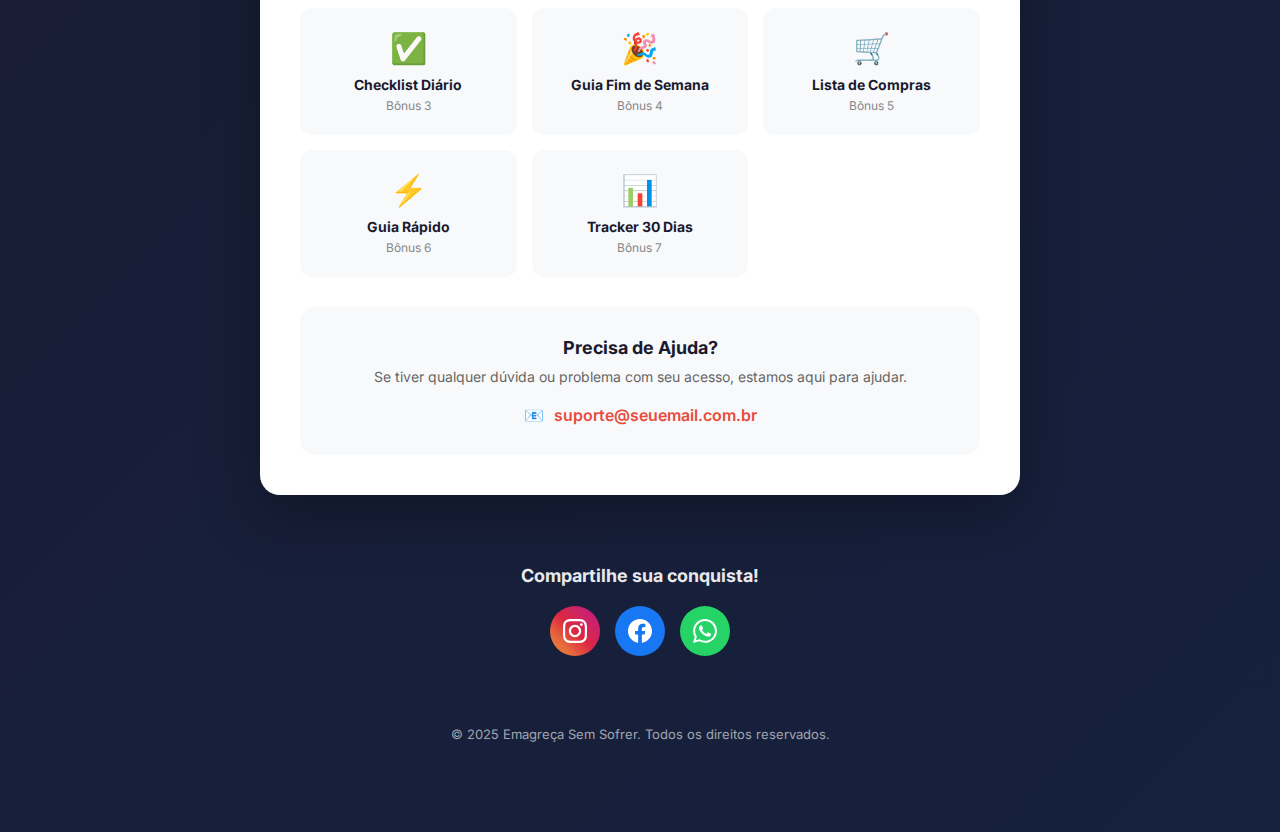
<file: pages/obrigado.html>
<!DOCTYPE html>
<html lang="pt-BR">
<head>
    <meta charset="UTF-8">
    <meta name="viewport" content="width=device-width, initial-scale=1.0">
    <title>Parabéns! Sua Compra foi Confirmada</title>
    <!-- Nota: Esta página usa estilos inline, CSS externo em ../css/styles.css se necessário -->
    <link rel="preconnect" href="https://fonts.googleapis.com">
    <link rel="preconnect" href="https://fonts.gstatic.com" crossorigin>
    <link href="https://fonts.googleapis.com/css2?family=Inter:wght@400;500;600;700;800&display=swap" rel="stylesheet">
    <style>
        * {
            margin: 0;
            padding: 0;
            box-sizing: border-box;
        }

        body {
            font-family: 'Inter', sans-serif;
            background: linear-gradient(135deg, #1a1a2e 0%, #16213e 100%);
            min-height: 100vh;
            color: #333;
        }

        /* HERO SUCCESS */
        .hero-success {
            background: linear-gradient(135deg, #27ae60 0%, #2ecc71 100%);
            padding: 60px 20px;
            text-align: center;
            color: #fff;
        }

        .hero-success .container {
            max-width: 700px;
            margin: 0 auto;
        }

        .success-icon {
            width: 100px;
            height: 100px;
            background: rgba(255,255,255,0.2);
            border-radius: 50%;
            display: flex;
            align-items: center;
            justify-content: center;
            margin: 0 auto 25px;
            animation: pulse 2s infinite;
        }

        .success-icon svg {
            width: 50px;
            height: 50px;
            fill: #fff;
        }

        @keyframes pulse {
            0%, 100% { transform: scale(1); }
            50% { transform: scale(1.05); }
        }

        .hero-success h1 {
            font-size: 36px;
            font-weight: 800;
            margin-bottom: 15px;
        }

        .hero-success p {
            font-size: 18px;
            opacity: 0.95;
            max-width: 500px;
            margin: 0 auto;
        }

        /* MAIN CONTENT */
        .main-content {
            max-width: 800px;
            margin: -40px auto 0;
            padding: 0 20px 60px;
            position: relative;
            z-index: 10;
        }

        .card {
            background: #fff;
            border-radius: 20px;
            padding: 40px;
            box-shadow: 0 20px 60px rgba(0,0,0,0.3);
            margin-bottom: 30px;
        }

        .card-header {
            text-align: center;
            margin-bottom: 30px;
        }

        .card-header h2 {
            font-size: 24px;
            color: #1a1a2e;
            margin-bottom: 10px;
        }

        .card-header p {
            color: #666;
            font-size: 16px;
        }

        /* STEPS */
        .steps {
            display: flex;
            flex-direction: column;
            gap: 20px;
        }

        .step {
            display: flex;
            gap: 20px;
            padding: 25px;
            background: #f8f9fa;
            border-radius: 15px;
            border-left: 4px solid #e74c3c;
            transition: all 0.3s ease;
        }

        .step:hover {
            transform: translateX(5px);
            box-shadow: 0 5px 20px rgba(0,0,0,0.1);
        }

        .step-number {
            width: 50px;
            height: 50px;
            background: linear-gradient(135deg, #e74c3c, #c0392b);
            border-radius: 50%;
            display: flex;
            align-items: center;
            justify-content: center;
            color: #fff;
            font-size: 20px;
            font-weight: 800;
            flex-shrink: 0;
        }

        .step-content h3 {
            font-size: 18px;
            color: #1a1a2e;
            margin-bottom: 8px;
        }

        .step-content p {
            color: #666;
            font-size: 14px;
            line-height: 1.6;
        }

        .step-content a {
            color: #e74c3c;
            text-decoration: none;
            font-weight: 600;
        }

        .step-content a:hover {
            text-decoration: underline;
        }

        /* EMAIL BOX */
        .email-box {
            background: linear-gradient(135deg, #fff9e6 0%, #fff3cd 100%);
            border: 2px dashed #f39c12;
            border-radius: 15px;
            padding: 25px;
            text-align: center;
            margin: 30px 0;
        }

        .email-box h3 {
            color: #e67e22;
            font-size: 16px;
            margin-bottom: 10px;
            display: flex;
            align-items: center;
            justify-content: center;
            gap: 10px;
        }

        .email-box p {
            color: #666;
            font-size: 14px;
            line-height: 1.6;
        }

        .email-box strong {
            color: #333;
        }

        /* WHATSAPP CTA */
        .whatsapp-section {
            background: linear-gradient(135deg, #25d366 0%, #128c7e 100%);
            border-radius: 15px;
            padding: 30px;
            text-align: center;
            color: #fff;
        }

        .whatsapp-section h3 {
            font-size: 20px;
            margin-bottom: 10px;
        }

        .whatsapp-section p {
            opacity: 0.95;
            margin-bottom: 20px;
            font-size: 15px;
        }

        .whatsapp-btn {
            display: inline-flex;
            align-items: center;
            gap: 12px;
            background: #fff;
            color: #25d366;
            padding: 15px 35px;
            border-radius: 50px;
            text-decoration: none;
            font-weight: 700;
            font-size: 16px;
            transition: all 0.3s ease;
            box-shadow: 0 5px 20px rgba(0,0,0,0.2);
        }

        .whatsapp-btn:hover {
            transform: translateY(-3px);
            box-shadow: 0 8px 30px rgba(0,0,0,0.3);
        }

        .whatsapp-btn svg {
            width: 24px;
            height: 24px;
            fill: #25d366;
        }

        /* WHAT YOU GET */
        .products-section {
            margin-top: 30px;
        }

        .products-section h2 {
            text-align: center;
            font-size: 22px;
            color: #1a1a2e;
            margin-bottom: 25px;
        }

        .products-grid {
            display: grid;
            grid-template-columns: repeat(auto-fit, minmax(200px, 1fr));
            gap: 15px;
        }

        .product-item {
            background: #f8f9fa;
            border-radius: 12px;
            padding: 20px;
            text-align: center;
            border: 2px solid transparent;
            transition: all 0.3s ease;
        }

        .product-item:hover {
            border-color: #e74c3c;
            transform: translateY(-3px);
        }

        .product-item .icon {
            font-size: 30px;
            margin-bottom: 10px;
        }

        .product-item h4 {
            font-size: 14px;
            color: #1a1a2e;
            margin-bottom: 5px;
        }

        .product-item p {
            font-size: 12px;
            color: #888;
        }

        /* SUPPORT */
        .support-section {
            background: #f8f9fa;
            border-radius: 15px;
            padding: 30px;
            text-align: center;
            margin-top: 30px;
        }

        .support-section h3 {
            font-size: 18px;
            color: #1a1a2e;
            margin-bottom: 10px;
        }

        .support-section p {
            color: #666;
            font-size: 14px;
            margin-bottom: 20px;
        }

        .support-email {
            display: inline-flex;
            align-items: center;
            gap: 10px;
            color: #e74c3c;
            font-weight: 600;
            font-size: 16px;
        }

        /* SOCIAL SHARE */
        .share-section {
            text-align: center;
            padding: 40px 20px;
            color: #fff;
        }

        .share-section h3 {
            font-size: 18px;
            margin-bottom: 20px;
            opacity: 0.9;
        }

        .share-buttons {
            display: flex;
            justify-content: center;
            gap: 15px;
            flex-wrap: wrap;
        }

        .share-btn {
            width: 50px;
            height: 50px;
            border-radius: 50%;
            display: flex;
            align-items: center;
            justify-content: center;
            text-decoration: none;
            transition: all 0.3s ease;
        }

        .share-btn:hover {
            transform: translateY(-3px);
        }

        .share-btn svg {
            width: 24px;
            height: 24px;
            fill: #fff;
        }

        .share-btn.instagram { background: linear-gradient(45deg, #f09433, #e6683c, #dc2743, #cc2366, #bc1888); }
        .share-btn.facebook { background: #1877f2; }
        .share-btn.whatsapp { background: #25d366; }

        /* FOOTER */
        .footer {
            text-align: center;
            padding: 30px 20px;
            color: rgba(255,255,255,0.6);
            font-size: 13px;
        }

        .footer a {
            color: rgba(255,255,255,0.8);
            text-decoration: none;
        }

        /* CONFETTI ANIMATION */
        .confetti {
            position: fixed;
            top: 0;
            left: 0;
            width: 100%;
            height: 100%;
            pointer-events: none;
            z-index: 1000;
            overflow: hidden;
        }

        .confetti-piece {
            position: absolute;
            width: 10px;
            height: 10px;
            top: -20px;
            animation: confetti-fall 4s linear forwards;
        }

        @keyframes confetti-fall {
            0% {
                top: -20px;
                transform: rotate(0deg) translateX(0);
                opacity: 1;
            }
            100% {
                top: 100vh;
                transform: rotate(720deg) translateX(100px);
                opacity: 0;
            }
        }

        /* RESPONSIVE */
        @media (max-width: 600px) {
            .hero-success {
                padding: 40px 20px;
            }

            .hero-success h1 {
                font-size: 28px;
            }

            .card {
                padding: 25px;
            }

            .step {
                flex-direction: column;
                text-align: center;
            }

            .step-number {
                margin: 0 auto;
            }

            .products-grid {
                grid-template-columns: 1fr 1fr;
            }
        }
    </style>
</head>
<body>

    <!-- Confetti Animation -->
    <div class="confetti" id="confetti"></div>

    <!-- Hero Success -->
    <section class="hero-success">
        <div class="container">
            <div class="success-icon">
                <svg viewBox="0 0 24 24" xmlns="http://www.w3.org/2000/svg">
                    <path d="M9 16.17L4.83 12l-1.42 1.41L9 19 21 7l-1.41-1.41L9 16.17z"/>
                </svg>
            </div>
            <h1>Parabéns! Compra Confirmada!</h1>
            <p>Você deu o primeiro passo para transformar sua relação com a comida e emagrecer sem sofrer.</p>
        </div>
    </section>

    <!-- Main Content -->
    <div class="main-content">
        <div class="card">
            <div class="card-header">
                <h2>Como Acessar Seu Material</h2>
                <p>Siga os passos abaixo para começar sua transformação agora mesmo</p>
            </div>

            <div class="steps">
                <div class="step">
                    <div class="step-number">1</div>
                    <div class="step-content">
                        <h3>Verifique seu E-mail</h3>
                        <p>Enviamos um e-mail com os links de acesso para o endereço cadastrado na compra. <strong>Verifique também a caixa de spam/promoções.</strong></p>
                    </div>
                </div>

                <div class="step">
                    <div class="step-number">2</div>
                    <div class="step-content">
                        <h3>Acesse a Área de Membros</h3>
                        <p>Clique no link do e-mail para acessar a plataforma Kiwify e fazer download de todos os materiais.</p>
                    </div>
                </div>

                <div class="step">
                    <div class="step-number">3</div>
                    <div class="step-content">
                        <h3>Baixe os PDFs</h3>
                        <p>Faça o download do ebook e de todos os 7 bônus. Você pode ler no celular, tablet ou computador.</p>
                    </div>
                </div>

                <div class="step">
                    <div class="step-number">4</div>
                    <div class="step-content">
                        <h3>Comece Pelo Guia Rápido</h3>
                        <p>Recomendo começar pelo <strong>Bônus 6 - Guia de Início Rápido</strong>. É uma página só com tudo que você precisa saber para começar hoje!</p>
                    </div>
                </div>
            </div>

            <div class="email-box">
                <h3>
                    <span>📧</span>
                    Não recebeu o e-mail?
                </h3>
                <p>
                    Aguarde até <strong>15 minutos</strong> e verifique as pastas de spam e promoções.<br>
                    Se ainda não receber, entre em contato pelo suporte abaixo.
                </p>
            </div>

            <!-- WhatsApp VIP -->
            <div class="whatsapp-section">
                <h3>Entre no Grupo VIP</h3>
                <p>Junte-se a outras mulheres que estão na mesma jornada. Tire dúvidas, compartilhe resultados e receba dicas exclusivas!</p>
                <a href="https://chat.whatsapp.com/SEU_LINK_DO_GRUPO" class="whatsapp-btn" target="_blank">
                    <svg viewBox="0 0 24 24" xmlns="http://www.w3.org/2000/svg">
                        <path d="M17.472 14.382c-.297-.149-1.758-.867-2.03-.967-.273-.099-.471-.148-.67.15-.197.297-.767.966-.94 1.164-.173.199-.347.223-.644.075-.297-.15-1.255-.463-2.39-1.475-.883-.788-1.48-1.761-1.653-2.059-.173-.297-.018-.458.13-.606.134-.133.298-.347.446-.52.149-.174.198-.298.298-.497.099-.198.05-.371-.025-.52-.075-.149-.669-1.612-.916-2.207-.242-.579-.487-.5-.669-.51-.173-.008-.371-.01-.57-.01-.198 0-.52.074-.792.372-.272.297-1.04 1.016-1.04 2.479 0 1.462 1.065 2.875 1.213 3.074.149.198 2.096 3.2 5.077 4.487.709.306 1.262.489 1.694.625.712.227 1.36.195 1.871.118.571-.085 1.758-.719 2.006-1.413.248-.694.248-1.289.173-1.413-.074-.124-.272-.198-.57-.347m-5.421 7.403h-.004a9.87 9.87 0 01-5.031-1.378l-.361-.214-3.741.982.998-3.648-.235-.374a9.86 9.86 0 01-1.51-5.26c.001-5.45 4.436-9.884 9.888-9.884 2.64 0 5.122 1.03 6.988 2.898a9.825 9.825 0 012.893 6.994c-.003 5.45-4.437 9.884-9.885 9.884m8.413-18.297A11.815 11.815 0 0012.05 0C5.495 0 .16 5.335.157 11.892c0 2.096.547 4.142 1.588 5.945L.057 24l6.305-1.654a11.882 11.882 0 005.683 1.448h.005c6.554 0 11.89-5.335 11.893-11.893a11.821 11.821 0 00-3.48-8.413z"/>
                    </svg>
                    Entrar no Grupo VIP
                </a>
            </div>

            <!-- What You Get -->
            <div class="products-section">
                <h2>O Que Você Recebeu</h2>
                <div class="products-grid">
                    <div class="product-item">
                        <div class="icon">📖</div>
                        <h4>Ebook Completo</h4>
                        <p>8 capítulos</p>
                    </div>
                    <div class="product-item">
                        <div class="icon">📅</div>
                        <h4>Cardápio 7 Dias</h4>
                        <p>Bônus 1</p>
                    </div>
                    <div class="product-item">
                        <div class="icon">🔄</div>
                        <h4>50+ Trocas</h4>
                        <p>Bônus 2</p>
                    </div>
                    <div class="product-item">
                        <div class="icon">✅</div>
                        <h4>Checklist Diário</h4>
                        <p>Bônus 3</p>
                    </div>
                    <div class="product-item">
                        <div class="icon">🎉</div>
                        <h4>Guia Fim de Semana</h4>
                        <p>Bônus 4</p>
                    </div>
                    <div class="product-item">
                        <div class="icon">🛒</div>
                        <h4>Lista de Compras</h4>
                        <p>Bônus 5</p>
                    </div>
                    <div class="product-item">
                        <div class="icon">⚡</div>
                        <h4>Guia Rápido</h4>
                        <p>Bônus 6</p>
                    </div>
                    <div class="product-item">
                        <div class="icon">📊</div>
                        <h4>Tracker 30 Dias</h4>
                        <p>Bônus 7</p>
                    </div>
                </div>
            </div>

            <!-- Support -->
            <div class="support-section">
                <h3>Precisa de Ajuda?</h3>
                <p>Se tiver qualquer dúvida ou problema com seu acesso, estamos aqui para ajudar.</p>
                <div class="support-email">
                    <span>📧</span>
                    suporte@seuemail.com.br
                </div>
            </div>
        </div>

        <!-- Social Share -->
        <div class="share-section">
            <h3>Compartilhe sua conquista!</h3>
            <div class="share-buttons">
                <a href="https://www.instagram.com/" class="share-btn instagram" target="_blank" title="Instagram">
                    <svg viewBox="0 0 24 24" xmlns="http://www.w3.org/2000/svg">
                        <path d="M12 2.163c3.204 0 3.584.012 4.85.07 3.252.148 4.771 1.691 4.919 4.919.058 1.265.069 1.645.069 4.849 0 3.205-.012 3.584-.069 4.849-.149 3.225-1.664 4.771-4.919 4.919-1.266.058-1.644.07-4.85.07-3.204 0-3.584-.012-4.849-.07-3.26-.149-4.771-1.699-4.919-4.92-.058-1.265-.07-1.644-.07-4.849 0-3.204.013-3.583.07-4.849.149-3.227 1.664-4.771 4.919-4.919 1.266-.057 1.645-.069 4.849-.069zm0-2.163c-3.259 0-3.667.014-4.947.072-4.358.2-6.78 2.618-6.98 6.98-.059 1.281-.073 1.689-.073 4.948 0 3.259.014 3.668.072 4.948.2 4.358 2.618 6.78 6.98 6.98 1.281.058 1.689.072 4.948.072 3.259 0 3.668-.014 4.948-.072 4.354-.2 6.782-2.618 6.979-6.98.059-1.28.073-1.689.073-4.948 0-3.259-.014-3.667-.072-4.947-.196-4.354-2.617-6.78-6.979-6.98-1.281-.059-1.69-.073-4.949-.073zm0 5.838c-3.403 0-6.162 2.759-6.162 6.162s2.759 6.163 6.162 6.163 6.162-2.759 6.162-6.163c0-3.403-2.759-6.162-6.162-6.162zm0 10.162c-2.209 0-4-1.79-4-4 0-2.209 1.791-4 4-4s4 1.791 4 4c0 2.21-1.791 4-4 4zm6.406-11.845c-.796 0-1.441.645-1.441 1.44s.645 1.44 1.441 1.44c.795 0 1.439-.645 1.439-1.44s-.644-1.44-1.439-1.44z"/>
                    </svg>
                </a>
                <a href="https://www.facebook.com/sharer/sharer.php?u=" class="share-btn facebook" target="_blank" title="Facebook">
                    <svg viewBox="0 0 24 24" xmlns="http://www.w3.org/2000/svg">
                        <path d="M24 12.073c0-6.627-5.373-12-12-12s-12 5.373-12 12c0 5.99 4.388 10.954 10.125 11.854v-8.385H7.078v-3.47h3.047V9.43c0-3.007 1.792-4.669 4.533-4.669 1.312 0 2.686.235 2.686.235v2.953H15.83c-1.491 0-1.956.925-1.956 1.874v2.25h3.328l-.532 3.47h-2.796v8.385C19.612 23.027 24 18.062 24 12.073z"/>
                    </svg>
                </a>
                <a href="https://api.whatsapp.com/send?text=Acabei%20de%20adquirir%20o%20ebook%20Emagre%C3%A7a%20Sem%20Sofrer!%20" class="share-btn whatsapp" target="_blank" title="WhatsApp">
                    <svg viewBox="0 0 24 24" xmlns="http://www.w3.org/2000/svg">
                        <path d="M17.472 14.382c-.297-.149-1.758-.867-2.03-.967-.273-.099-.471-.148-.67.15-.197.297-.767.966-.94 1.164-.173.199-.347.223-.644.075-.297-.15-1.255-.463-2.39-1.475-.883-.788-1.48-1.761-1.653-2.059-.173-.297-.018-.458.13-.606.134-.133.298-.347.446-.52.149-.174.198-.298.298-.497.099-.198.05-.371-.025-.52-.075-.149-.669-1.612-.916-2.207-.242-.579-.487-.5-.669-.51-.173-.008-.371-.01-.57-.01-.198 0-.52.074-.792.372-.272.297-1.04 1.016-1.04 2.479 0 1.462 1.065 2.875 1.213 3.074.149.198 2.096 3.2 5.077 4.487.709.306 1.262.489 1.694.625.712.227 1.36.195 1.871.118.571-.085 1.758-.719 2.006-1.413.248-.694.248-1.289.173-1.413-.074-.124-.272-.198-.57-.347m-5.421 7.403h-.004a9.87 9.87 0 01-5.031-1.378l-.361-.214-3.741.982.998-3.648-.235-.374a9.86 9.86 0 01-1.51-5.26c.001-5.45 4.436-9.884 9.888-9.884 2.64 0 5.122 1.03 6.988 2.898a9.825 9.825 0 012.893 6.994c-.003 5.45-4.437 9.884-9.885 9.884m8.413-18.297A11.815 11.815 0 0012.05 0C5.495 0 .16 5.335.157 11.892c0 2.096.547 4.142 1.588 5.945L.057 24l6.305-1.654a11.882 11.882 0 005.683 1.448h.005c6.554 0 11.89-5.335 11.893-11.893a11.821 11.821 0 00-3.48-8.413z"/>
                    </svg>
                </a>
            </div>
        </div>

        <!-- Footer -->
        <div class="footer">
            <p>&copy; 2025 Emagreça Sem Sofrer. Todos os direitos reservados.</p>
        </div>
    </div>

    <!-- Confetti Script -->
    <script>
        function createConfetti() {
            const confettiContainer = document.getElementById('confetti');
            const colors = ['#e74c3c', '#27ae60', '#f39c12', '#3498db', '#9b59b6', '#1abc9c'];

            for (let i = 0; i < 100; i++) {
                const confetti = document.createElement('div');
                confetti.className = 'confetti-piece';
                confetti.style.left = Math.random() * 100 + 'vw';
                confetti.style.background = colors[Math.floor(Math.random() * colors.length)];
                confetti.style.animationDelay = Math.random() * 3 + 's';
                confetti.style.animationDuration = (Math.random() * 2 + 3) + 's';

                // Random shapes
                if (Math.random() > 0.5) {
                    confetti.style.borderRadius = '50%';
                } else {
                    confetti.style.transform = 'rotate(' + Math.random() * 360 + 'deg)';
                }

                confettiContainer.appendChild(confetti);
            }

            // Remove confetti after animation
            setTimeout(() => {
                confettiContainer.innerHTML = '';
            }, 6000);
        }

        // Run confetti on page load
        window.addEventListener('load', createConfetti);
    </script>

</body>
</html>
</file>
<file: css/styles.css>
/* ================================================
   LANDING PAGE EMOCIONAL - ALTA CONVERSÃO
   Foco: Despertar emoções, zero racional
   ================================================ */

/* RESET E BASE */
* {
    margin: 0;
    padding: 0;
    box-sizing: border-box;
}

html {
    scroll-behavior: smooth;
}

body {
    font-family: 'Inter', sans-serif;
    font-size: 16px;
    line-height: 1.6;
    color: #fff;
    background: #0a0a0a;
    overflow-x: hidden;
}

.container {
    max-width: 1000px;
    margin: 0 auto;
    padding: 0 20px;
}

/* ================================================
   BARRA DE URGÊNCIA TOPO
   ================================================ */
.urgency-bar {
    background: linear-gradient(90deg, #ff0844, #ffb199, #ff0844);
    background-size: 200% 100%;
    animation: gradientMove 3s ease infinite;
    padding: 12px 20px;
    text-align: center;
    position: fixed;
    top: 0;
    left: 0;
    right: 0;
    z-index: 1000;
    font-weight: 700;
    font-size: 0.95rem;
    color: #fff;
    text-shadow: 0 1px 2px rgba(0,0,0,0.3);
}

.urgency-bar span {
    display: inline-flex;
    align-items: center;
    gap: 8px;
}

.countdown {
    background: rgba(0,0,0,0.3);
    padding: 4px 12px;
    border-radius: 20px;
    font-family: 'Courier New', monospace;
    font-size: 1.1rem;
    letter-spacing: 2px;
}

@keyframes gradientMove {
    0%, 100% { background-position: 0% 50%; }
    50% { background-position: 100% 50%; }
}

/* ================================================
   HERO - IMPACTO MÁXIMO EMOCIONAL
   ================================================ */
.hero {
    min-height: 100vh;
    display: flex;
    align-items: center;
    justify-content: center;
    text-align: center;
    padding: 120px 20px 80px;
    background:
        radial-gradient(ellipse at center, rgba(255,8,68,0.15) 0%, transparent 70%),
        linear-gradient(180deg, #0a0a0a 0%, #1a0a0a 50%, #0a0a0a 100%);
    position: relative;
    overflow: hidden;
}

.hero::before {
    content: '';
    position: absolute;
    top: 50%;
    left: 50%;
    width: 800px;
    height: 800px;
    background: radial-gradient(circle, rgba(255,8,68,0.1) 0%, transparent 70%);
    transform: translate(-50%, -50%);
    animation: pulse-bg 4s ease-in-out infinite;
}

@keyframes pulse-bg {
    0%, 100% { transform: translate(-50%, -50%) scale(1); opacity: 0.5; }
    50% { transform: translate(-50%, -50%) scale(1.2); opacity: 0.8; }
}

.hero-content {
    position: relative;
    z-index: 2;
    max-width: 800px;
}

.emotion-badge {
    display: inline-block;
    background: linear-gradient(135deg, #ff0844, #ff6b6b);
    padding: 8px 25px;
    border-radius: 30px;
    font-size: 0.85rem;
    font-weight: 700;
    text-transform: uppercase;
    letter-spacing: 2px;
    margin-bottom: 30px;
    animation: shake 0.5s ease-in-out infinite;
    animation-delay: 2s;
}

@keyframes shake {
    0%, 100% { transform: translateX(0); }
    25% { transform: translateX(-3px); }
    75% { transform: translateX(3px); }
}

.headline {
    font-size: 3.5rem;
    font-weight: 900;
    line-height: 1.1;
    margin-bottom: 25px;
    text-shadow: 0 4px 30px rgba(255,8,68,0.3);
}

.headline .emotional {
    display: block;
    color: #ff0844;
    font-size: 4.5rem;
    text-shadow: 0 0 40px rgba(255,8,68,0.5);
    animation: glow 2s ease-in-out infinite alternate;
}

@keyframes glow {
    from { text-shadow: 0 0 20px rgba(255,8,68,0.5), 0 0 40px rgba(255,8,68,0.3); }
    to { text-shadow: 0 0 30px rgba(255,8,68,0.8), 0 0 60px rgba(255,8,68,0.5); }
}

.subheadline {
    font-size: 1.4rem;
    color: #ccc;
    margin-bottom: 40px;
    line-height: 1.7;
}

.subheadline strong {
    color: #ff6b6b;
}

/* CTA PRINCIPAL */
.cta-button {
    display: inline-block;
    background: linear-gradient(135deg, #ff0844 0%, #ff4d4d 50%, #ff0844 100%);
    background-size: 200% 200%;
    color: #fff;
    padding: 22px 60px;
    font-size: 1.3rem;
    font-weight: 800;
    text-decoration: none;
    border-radius: 60px;
    text-transform: uppercase;
    letter-spacing: 1px;
    transition: all 0.3s ease;
    box-shadow:
        0 10px 40px rgba(255,8,68,0.4),
        0 0 0 0 rgba(255,8,68,0.7);
    animation: pulse-cta 2s infinite, gradient-shift 3s ease infinite;
    position: relative;
    overflow: hidden;
}

.cta-button::before {
    content: '';
    position: absolute;
    top: 0;
    left: -100%;
    width: 100%;
    height: 100%;
    background: linear-gradient(90deg, transparent, rgba(255,255,255,0.3), transparent);
    animation: shine 3s infinite;
}

@keyframes shine {
    0% { left: -100%; }
    50%, 100% { left: 100%; }
}

@keyframes pulse-cta {
    0% { box-shadow: 0 10px 40px rgba(255,8,68,0.4), 0 0 0 0 rgba(255,8,68,0.7); }
    70% { box-shadow: 0 10px 40px rgba(255,8,68,0.4), 0 0 0 20px rgba(255,8,68,0); }
    100% { box-shadow: 0 10px 40px rgba(255,8,68,0.4), 0 0 0 0 rgba(255,8,68,0); }
}

@keyframes gradient-shift {
    0%, 100% { background-position: 0% 50%; }
    50% { background-position: 100% 50%; }
}

.cta-button:hover {
    transform: translateY(-5px) scale(1.02);
    box-shadow: 0 20px 60px rgba(255,8,68,0.5);
}

.cta-subtext {
    margin-top: 20px;
    font-size: 0.95rem;
    color: #888;
    display: flex;
    align-items: center;
    justify-content: center;
    gap: 8px;
}

.cta-subtext .icon {
    color: #2ecc71;
}

/* PROVA SOCIAL HERO */
.social-proof-hero {
    margin-top: 50px;
    display: flex;
    flex-direction: column;
    align-items: center;
    gap: 15px;
}

.avatars-row {
    display: flex;
    align-items: center;
}

.avatar {
    width: 45px;
    height: 45px;
    border-radius: 50%;
    border: 3px solid #0a0a0a;
    margin-left: -12px;
    background: linear-gradient(135deg, #ff0844, #ff6b6b);
    display: flex;
    align-items: center;
    justify-content: center;
    font-weight: 700;
    font-size: 0.9rem;
}

.avatar:first-child {
    margin-left: 0;
}

.social-proof-text {
    font-size: 1rem;
    color: #aaa;
}

.social-proof-text strong {
    color: #ff6b6b;
}

/* ================================================
   SEÇÃO DE DOR - IMPACTO EMOCIONAL MÁXIMO
   ================================================ */
.pain-section {
    padding: 100px 0;
    background: linear-gradient(180deg, #0a0a0a 0%, #120808 100%);
    position: relative;
}

.pain-section::before {
    content: '';
    position: absolute;
    top: 0;
    left: 0;
    right: 0;
    height: 1px;
    background: linear-gradient(90deg, transparent, #ff0844, transparent);
}

.section-title {
    text-align: center;
    font-size: 2.8rem;
    font-weight: 800;
    margin-bottom: 60px;
    color: #fff;
}

.section-title .highlight {
    color: #ff0844;
    text-shadow: 0 0 30px rgba(255,8,68,0.5);
}

.pain-grid {
    display: grid;
    grid-template-columns: repeat(2, 1fr);
    gap: 25px;
}

.pain-item {
    background: linear-gradient(135deg, rgba(255,8,68,0.1), rgba(255,8,68,0.02));
    border: 1px solid rgba(255,8,68,0.2);
    padding: 30px;
    border-radius: 20px;
    display: flex;
    align-items: flex-start;
    gap: 20px;
    transition: all 0.3s ease;
    cursor: default;
}

.pain-item:hover {
    transform: translateY(-5px);
    border-color: #ff0844;
    box-shadow: 0 20px 40px rgba(255,8,68,0.2);
}

.pain-icon {
    font-size: 2.5rem;
    flex-shrink: 0;
}

.pain-text {
    font-size: 1.1rem;
    color: #ccc;
    line-height: 1.6;
}

.pain-text strong {
    color: #ff6b6b;
}

.pain-conclusion {
    text-align: center;
    margin-top: 60px;
    padding: 30px 40px;
    background: linear-gradient(135deg, rgba(255,8,68,0.2), rgba(255,8,68,0.05));
    border: 2px solid #ff0844;
    border-radius: 20px;
    font-size: 1.3rem;
    color: #fff;
    max-width: 700px;
    margin-left: auto;
    margin-right: auto;
    animation: border-pulse 2s infinite;
}

@keyframes border-pulse {
    0%, 100% { border-color: #ff0844; box-shadow: 0 0 20px rgba(255,8,68,0.3); }
    50% { border-color: #ff6b6b; box-shadow: 0 0 40px rgba(255,8,68,0.5); }
}

/* ================================================
   SEÇÃO DA VERDADE - VIRADA EMOCIONAL
   ================================================ */
.truth-section {
    padding: 100px 0;
    background: #0a0a0a;
    text-align: center;
}

.truth-box {
    max-width: 800px;
    margin: 0 auto;
    padding: 60px 50px;
    background: linear-gradient(135deg, #1a1a1a, #0d0d0d);
    border-radius: 30px;
    border: 1px solid rgba(255,255,255,0.1);
    position: relative;
    overflow: hidden;
}

.truth-box::before {
    content: '"';
    position: absolute;
    top: -20px;
    left: 30px;
    font-size: 150px;
    color: rgba(255,8,68,0.1);
    font-family: Georgia, serif;
}

.truth-title {
    font-size: 2.5rem;
    font-weight: 800;
    margin-bottom: 30px;
    color: #fff;
}

.truth-title span {
    color: #ff0844;
}

.truth-text {
    font-size: 1.25rem;
    line-height: 2;
    color: #bbb;
    position: relative;
    z-index: 2;
}

.truth-text strong {
    color: #fff;
}

.truth-highlight {
    margin-top: 40px;
    padding: 30px;
    background: linear-gradient(135deg, #ff0844, #c70039);
    border-radius: 20px;
    font-size: 1.4rem;
    font-weight: 700;
    line-height: 1.8;
}

/* ================================================
   SEÇÃO DO PRODUTO - DESEJO
   ================================================ */
.product-section {
    padding: 100px 0;
    background: linear-gradient(180deg, #0a0a0a 0%, #0d0505 100%);
}

.product-box {
    display: grid;
    grid-template-columns: 1fr 1.2fr;
    gap: 60px;
    align-items: center;
}

.ebook-visual {
    position: relative;
}

.ebook-mockup {
    position: relative;
    perspective: 1000px;
}

.ebook-cover {
    background: linear-gradient(145deg, #ff0844, #c70039);
    padding: 50px 35px;
    border-radius: 10px;
    box-shadow:
        30px 30px 80px rgba(0,0,0,0.5),
        0 0 60px rgba(255,8,68,0.3);
    transform: rotateY(-10deg) rotateX(5deg);
    text-align: center;
    color: #fff;
    min-height: 400px;
    display: flex;
    flex-direction: column;
    justify-content: center;
    transition: transform 0.5s ease;
}

.ebook-cover:hover {
    transform: rotateY(-5deg) rotateX(2deg) scale(1.02);
}

.ebook-title {
    font-size: 2rem;
    font-weight: 900;
    margin-bottom: 20px;
    text-shadow: 0 2px 10px rgba(0,0,0,0.3);
}

.ebook-subtitle {
    font-size: 1rem;
    opacity: 0.9;
    line-height: 1.6;
}

.product-info h3 {
    font-size: 2.2rem;
    font-weight: 800;
    margin-bottom: 20px;
    color: #fff;
}

.product-tagline {
    font-size: 1.2rem;
    color: #aaa;
    margin-bottom: 35px;
    line-height: 1.7;
}

.product-features {
    list-style: none;
}

.product-features li {
    padding: 15px 0;
    padding-left: 40px;
    position: relative;
    font-size: 1.1rem;
    color: #ccc;
    border-bottom: 1px solid rgba(255,255,255,0.05);
}

.product-features li::before {
    content: "✓";
    position: absolute;
    left: 0;
    color: #ff0844;
    font-size: 1.3rem;
    font-weight: bold;
}

/* ================================================
   SEÇÃO DE TRANSFORMAÇÃO - ANTES/DEPOIS EMOCIONAL
   ================================================ */
.transformation-section {
    padding: 100px 0;
    background: #0a0a0a;
}

.transformation-grid {
    display: grid;
    grid-template-columns: 1fr 1fr;
    gap: 40px;
    max-width: 900px;
    margin: 0 auto;
}

.transformation-card {
    padding: 40px;
    border-radius: 25px;
    text-align: center;
}

.transformation-card.before {
    background: linear-gradient(135deg, rgba(139,0,0,0.3), rgba(50,0,0,0.5));
    border: 2px solid rgba(139,0,0,0.5);
}

.transformation-card.after {
    background: linear-gradient(135deg, rgba(0,139,69,0.3), rgba(0,50,25,0.5));
    border: 2px solid rgba(0,139,69,0.5);
}

.transformation-card h3 {
    font-size: 1.5rem;
    margin-bottom: 25px;
}

.transformation-card.before h3 {
    color: #ff6b6b;
}

.transformation-card.after h3 {
    color: #2ecc71;
}

.transformation-list {
    list-style: none;
    text-align: left;
}

.transformation-list li {
    padding: 12px 0;
    font-size: 1rem;
    color: #bbb;
    display: flex;
    align-items: center;
    gap: 12px;
}

.transformation-card.before .transformation-list li::before {
    content: "✗";
    color: #ff6b6b;
    font-weight: bold;
}

.transformation-card.after .transformation-list li::before {
    content: "✓";
    color: #2ecc71;
    font-weight: bold;
}

/* ================================================
   SEÇÃO DE BÔNUS - ESCASSEZ
   ================================================ */
.bonus-section {
    padding: 100px 0;
    background: linear-gradient(180deg, #0a0a0a 0%, #150505 100%);
}

.bonus-header {
    text-align: center;
    margin-bottom: 60px;
}

.bonus-badge {
    display: inline-block;
    background: linear-gradient(135deg, #f39c12, #e74c3c);
    padding: 10px 30px;
    border-radius: 30px;
    font-size: 0.9rem;
    font-weight: 700;
    text-transform: uppercase;
    letter-spacing: 2px;
    margin-bottom: 20px;
}

.bonus-grid {
    display: grid;
    grid-template-columns: repeat(auto-fit, minmax(280px, 1fr));
    gap: 25px;
}

.bonus-card {
    background: linear-gradient(135deg, rgba(255,255,255,0.05), rgba(255,255,255,0.02));
    border: 1px solid rgba(255,255,255,0.1);
    padding: 30px;
    border-radius: 20px;
    text-align: center;
    transition: all 0.3s ease;
    position: relative;
    overflow: hidden;
}

.bonus-card::before {
    content: '';
    position: absolute;
    top: 0;
    left: 0;
    right: 0;
    height: 3px;
    background: linear-gradient(90deg, #ff0844, #f39c12);
}

.bonus-card:hover {
    transform: translateY(-10px);
    border-color: #ff0844;
    box-shadow: 0 20px 50px rgba(255,8,68,0.2);
}

.bonus-number {
    display: inline-block;
    background: linear-gradient(135deg, #ff0844, #c70039);
    width: 50px;
    height: 50px;
    line-height: 50px;
    border-radius: 50%;
    font-weight: 800;
    margin-bottom: 20px;
}

.bonus-card h3 {
    font-size: 1.1rem;
    margin-bottom: 10px;
    color: #fff;
}

.bonus-card p {
    font-size: 0.9rem;
    color: #888;
    margin-bottom: 15px;
}

.bonus-value {
    color: #f39c12;
    font-weight: 700;
    font-size: 1rem;
}

.bonus-value span {
    text-decoration: line-through;
    opacity: 0.6;
}

.bonus-total {
    text-align: center;
    margin-top: 50px;
    padding: 30px;
    background: linear-gradient(135deg, rgba(46,204,113,0.2), rgba(46,204,113,0.05));
    border: 2px solid #2ecc71;
    border-radius: 20px;
    max-width: 500px;
    margin-left: auto;
    margin-right: auto;
}

.bonus-total-text {
    font-size: 1.2rem;
    color: #aaa;
    margin-bottom: 10px;
}

.bonus-total-text span {
    text-decoration: line-through;
}

.bonus-free {
    font-size: 2rem;
    font-weight: 800;
    color: #2ecc71;
}

/* ================================================
   SEÇÃO DE GARANTIA
   ================================================ */
.guarantee-section {
    padding: 100px 0;
    background: #0a0a0a;
}

.guarantee-box {
    display: flex;
    align-items: center;
    gap: 50px;
    max-width: 900px;
    margin: 0 auto;
    padding: 50px;
    background: linear-gradient(135deg, rgba(46,204,113,0.1), rgba(46,204,113,0.02));
    border: 2px solid #2ecc71;
    border-radius: 30px;
}

.guarantee-badge {
    background: linear-gradient(135deg, #2ecc71, #27ae60);
    width: 150px;
    height: 150px;
    border-radius: 50%;
    display: flex;
    flex-direction: column;
    justify-content: center;
    align-items: center;
    flex-shrink: 0;
    box-shadow: 0 10px 40px rgba(46,204,113,0.3);
}

.guarantee-days {
    font-size: 4rem;
    font-weight: 900;
    line-height: 1;
}

.guarantee-text {
    font-size: 1rem;
    font-weight: 700;
}

.guarantee-content h3 {
    font-size: 1.8rem;
    margin-bottom: 20px;
    color: #fff;
}

.guarantee-content p {
    font-size: 1.1rem;
    color: #bbb;
    margin-bottom: 15px;
    line-height: 1.7;
}

.guarantee-conclusion {
    color: #2ecc71 !important;
    font-weight: 700;
    font-size: 1.2rem !important;
}

/* ================================================
   SEÇÃO DE OFERTA - CONVERSÃO MÁXIMA
   ================================================ */
.offer-section {
    padding: 100px 0;
    background:
        radial-gradient(ellipse at center, rgba(255,8,68,0.15) 0%, transparent 60%),
        linear-gradient(180deg, #0a0a0a 0%, #150808 50%, #0a0a0a 100%);
    position: relative;
}

.offer-section::before,
.offer-section::after {
    content: '';
    position: absolute;
    left: 0;
    right: 0;
    height: 2px;
    background: linear-gradient(90deg, transparent, #ff0844, transparent);
}

.offer-section::before { top: 0; }
.offer-section::after { bottom: 0; }

.offer-box {
    max-width: 650px;
    margin: 0 auto;
    background: linear-gradient(135deg, #1a1a1a, #0d0d0d);
    padding: 60px 50px;
    border-radius: 30px;
    text-align: center;
    border: 2px solid rgba(255,8,68,0.3);
    box-shadow: 0 30px 80px rgba(0,0,0,0.5);
    position: relative;
    overflow: hidden;
}

.offer-box::before {
    content: '';
    position: absolute;
    top: 0;
    left: 0;
    right: 0;
    height: 5px;
    background: linear-gradient(90deg, #ff0844, #f39c12, #ff0844);
}

.offer-urgency {
    background: linear-gradient(90deg, #ff0844, #c70039);
    padding: 15px 30px;
    border-radius: 10px;
    margin-bottom: 30px;
    font-weight: 700;
    font-size: 1rem;
    display: inline-block;
}

.offer-title {
    font-size: 2rem;
    font-weight: 800;
    margin-bottom: 30px;
    color: #fff;
}

.offer-list {
    list-style: none;
    text-align: left;
    margin-bottom: 40px;
    background: rgba(255,255,255,0.03);
    padding: 30px;
    border-radius: 15px;
}

.offer-list li {
    padding: 12px 0;
    display: flex;
    justify-content: space-between;
    align-items: center;
    border-bottom: 1px solid rgba(255,255,255,0.05);
    color: #ccc;
}

.offer-list li::before {
    content: "✓";
    color: #2ecc71;
    font-weight: bold;
    margin-right: 12px;
}

.offer-value {
    color: #666;
    font-size: 0.85rem;
    text-decoration: line-through;
}

.price-box {
    margin-bottom: 30px;
}

.price-from {
    font-size: 1rem;
    color: #666;
}

.price-from span {
    text-decoration: line-through;
}

.price-to {
    font-size: 1.1rem;
    color: #aaa;
    margin: 5px 0;
}

.price-value {
    font-size: 5rem;
    font-weight: 900;
    color: #ff0844;
    text-shadow: 0 0 40px rgba(255,8,68,0.5);
    line-height: 1;
}

.price-value sup {
    font-size: 2rem;
    vertical-align: super;
}

.price-installment {
    font-size: 1.1rem;
    color: #888;
    margin-top: 10px;
}

.offer-cta {
    margin-bottom: 25px;
}

.offer-security {
    font-size: 0.9rem;
    color: #666;
    display: flex;
    align-items: center;
    justify-content: center;
    gap: 8px;
}

.payment-methods {
    margin-top: 25px;
    padding-top: 25px;
    border-top: 1px solid rgba(255,255,255,0.1);
}

.payment-methods span {
    display: block;
    color: #666;
    font-size: 0.85rem;
    margin-bottom: 10px;
}

.payment-icons {
    display: flex;
    justify-content: center;
    gap: 20px;
    color: #888;
    font-size: 0.9rem;
}

/* ================================================
   FAQ
   ================================================ */
.faq-section {
    padding: 100px 0;
    background: #0a0a0a;
}

.faq-list {
    max-width: 700px;
    margin: 0 auto;
}

.faq-item {
    margin-bottom: 15px;
    border: 1px solid rgba(255,255,255,0.1);
    border-radius: 15px;
    overflow: hidden;
    background: rgba(255,255,255,0.02);
}

.faq-question {
    width: 100%;
    padding: 25px 30px;
    background: transparent;
    border: none;
    text-align: left;
    font-size: 1.05rem;
    font-weight: 600;
    cursor: pointer;
    display: flex;
    justify-content: space-between;
    align-items: center;
    color: #fff;
    font-family: inherit;
    transition: all 0.3s ease;
}

.faq-question:hover {
    background: rgba(255,255,255,0.05);
}

.faq-icon {
    font-size: 1.5rem;
    color: #ff0844;
    transition: transform 0.3s;
}

.faq-item.active .faq-icon {
    transform: rotate(45deg);
}

.faq-answer {
    padding: 0 30px;
    max-height: 0;
    overflow: hidden;
    transition: all 0.3s ease;
}

.faq-item.active .faq-answer {
    padding: 0 30px 25px;
    max-height: 500px;
}

.faq-answer p {
    color: #aaa;
    line-height: 1.7;
}

/* ================================================
   CTA FINAL - ÚLTIMA CHANCE
   ================================================ */
.final-cta-section {
    padding: 120px 0;
    background:
        radial-gradient(ellipse at center, rgba(255,8,68,0.2) 0%, transparent 60%),
        #0a0a0a;
    text-align: center;
}

.final-title {
    font-size: 3rem;
    font-weight: 900;
    margin-bottom: 30px;
    color: #fff;
}

.final-title span {
    color: #ff0844;
    display: block;
}

.final-text {
    max-width: 600px;
    margin: 0 auto 50px;
    font-size: 1.2rem;
    color: #aaa;
    line-height: 1.8;
}

.final-guarantee {
    margin-top: 30px;
    color: #2ecc71;
    font-weight: 600;
    font-size: 1rem;
}

/* ================================================
   FOOTER
   ================================================ */
.footer {
    padding: 50px 20px;
    background: #050505;
    text-align: center;
    border-top: 1px solid rgba(255,255,255,0.05);
}

.disclaimer {
    font-size: 0.8rem;
    color: #555;
    max-width: 700px;
    margin: 0 auto 20px;
    line-height: 1.8;
}

.copyright {
    font-size: 0.85rem;
    color: #444;
}

/* ================================================
   RESPONSIVO
   ================================================ */
@media (max-width: 768px) {
    .urgency-bar {
        font-size: 0.8rem;
        padding: 10px 15px;
    }

    .countdown {
        display: block;
        margin-top: 5px;
    }

    .headline {
        font-size: 2.2rem;
    }

    .headline .emotional {
        font-size: 2.8rem;
    }

    .subheadline {
        font-size: 1.1rem;
    }

    .section-title {
        font-size: 2rem;
    }

    .pain-grid {
        grid-template-columns: 1fr;
    }

    .product-box {
        grid-template-columns: 1fr;
        text-align: center;
    }

    .ebook-cover {
        transform: none;
        max-width: 280px;
        margin: 0 auto;
    }

    .transformation-grid {
        grid-template-columns: 1fr;
    }

    .guarantee-box {
        flex-direction: column;
        text-align: center;
        padding: 40px 25px;
    }

    .offer-box {
        padding: 40px 25px;
    }

    .price-value {
        font-size: 3.5rem;
    }

    .cta-button {
        padding: 18px 40px;
        font-size: 1.1rem;
    }

    .final-title {
        font-size: 2.2rem;
    }
}

/* ================================================
   ANIMAÇÕES DE SCROLL
   ================================================ */
.fade-in {
    opacity: 0;
    transform: translateY(30px);
    transition: opacity 0.6s ease, transform 0.6s ease;
}

.fade-in.visible {
    opacity: 1;
    transform: translateY(0);
}

/* ================================================
   FLOATING ELEMENTS
   ================================================ */
.floating {
    animation: float 3s ease-in-out infinite;
}

@keyframes float {
    0%, 100% { transform: translateY(0); }
    50% { transform: translateY(-10px); }
}
</file>
